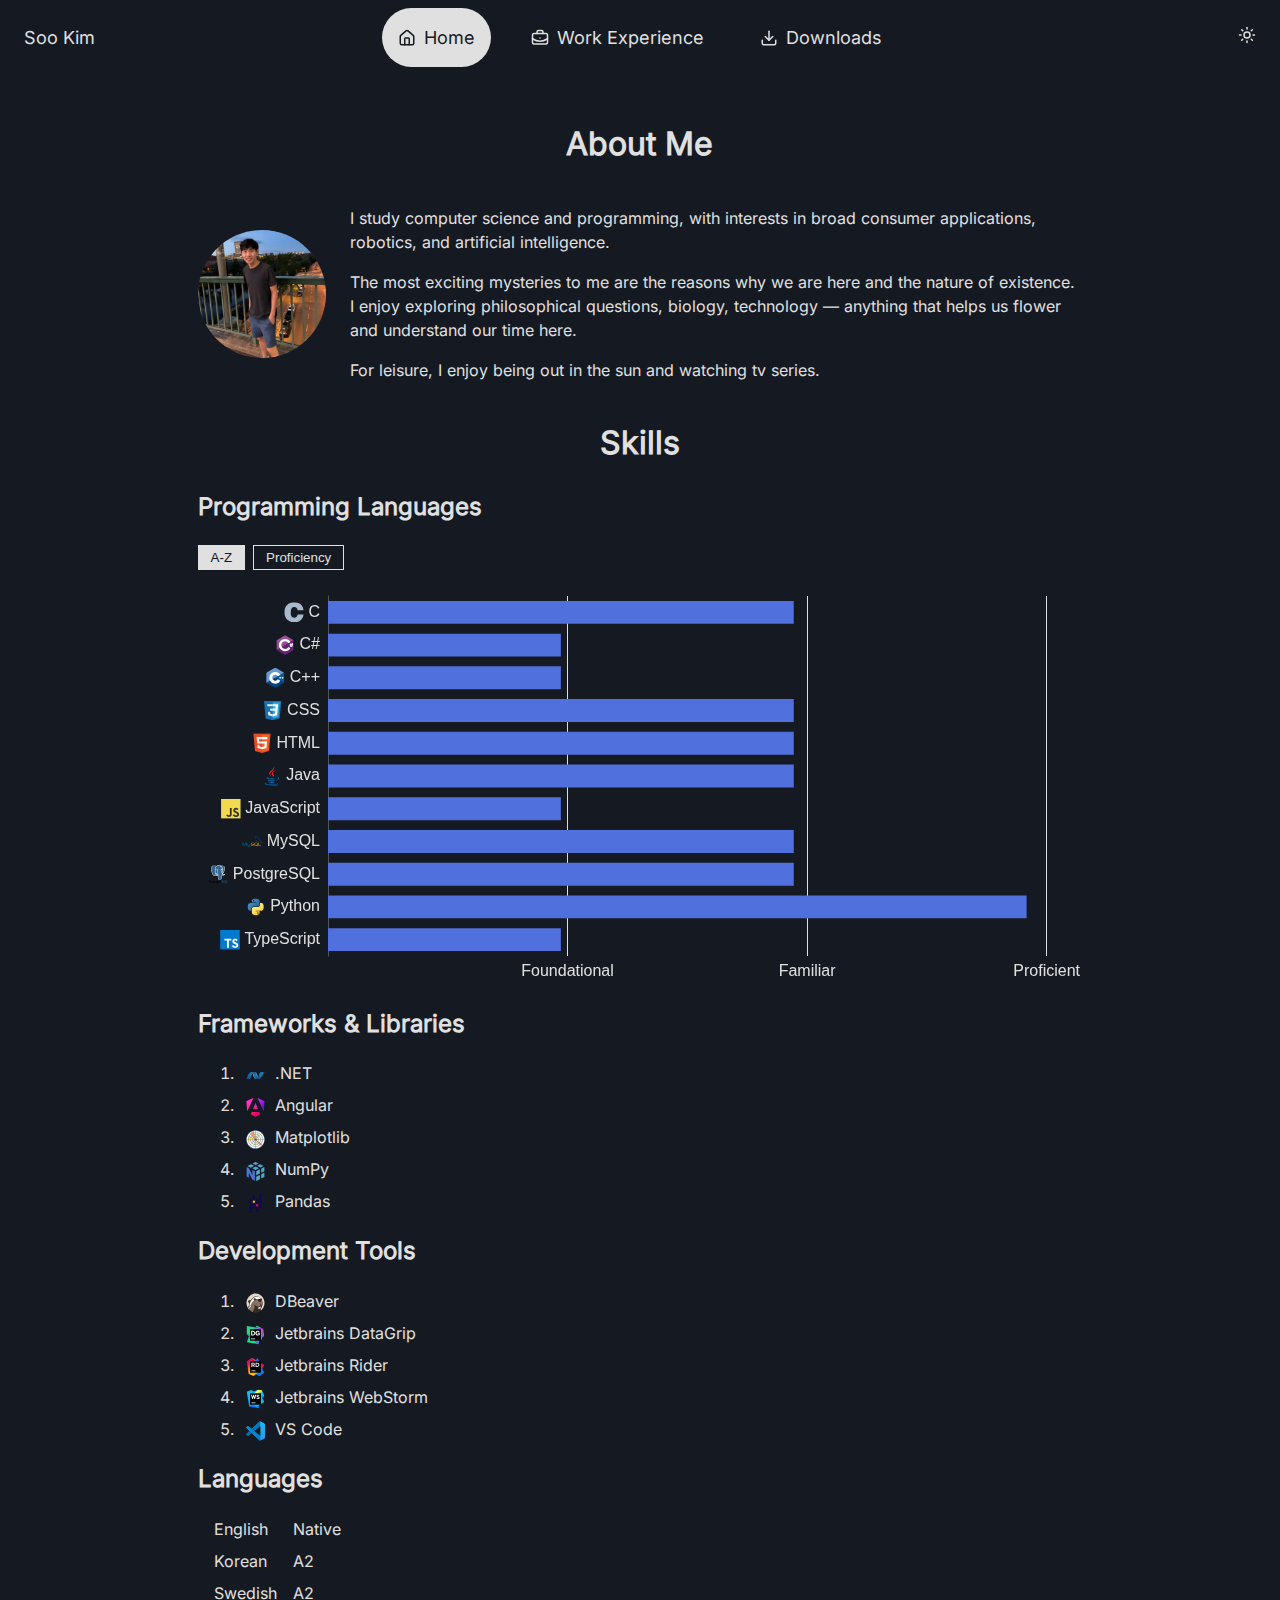
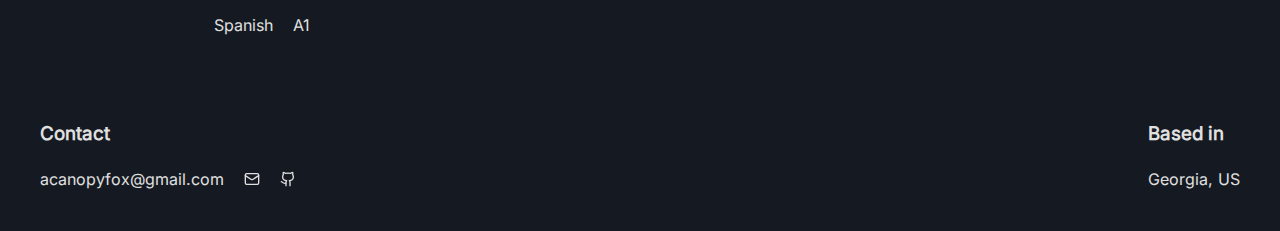
<file: index.html>
<!DOCTYPE html><html lang="en" data-beasties-container><head>
  <meta charset="utf-8">
  <title>Soo Kim</title>
  <base href="/">
  <meta name="viewport" content="width=device-width, initial-scale=1">
  <link rel="icon" type="image/x-icon" href="favicon.ico">
<style>@font-face{font-family:Inter;font-style:normal;font-display:swap;font-weight:400;src:url("./media/inter-cyrillic-ext-400-normal-6VZLC4H3.woff2") format("woff2"),url("./media/inter-cyrillic-ext-400-normal-FIY4AS7B.woff") format("woff");unicode-range:U+0460-052F,U+1C80-1C8A,U+20B4,U+2DE0-2DFF,U+A640-A69F,U+FE2E-FE2F}@font-face{font-family:Inter;font-style:normal;font-display:swap;font-weight:400;src:url("./media/inter-cyrillic-400-normal-G4TQJ72A.woff2") format("woff2"),url("./media/inter-cyrillic-400-normal-U23O635P.woff") format("woff");unicode-range:U+0301,U+0400-045F,U+0490-0491,U+04B0-04B1,U+2116}@font-face{font-family:Inter;font-style:normal;font-display:swap;font-weight:400;src:url("./media/inter-greek-ext-400-normal-JTQ56XIH.woff2") format("woff2"),url("./media/inter-greek-ext-400-normal-RDW6D2QK.woff") format("woff");unicode-range:U+1F00-1FFF}@font-face{font-family:Inter;font-style:normal;font-display:swap;font-weight:400;src:url("./media/inter-greek-400-normal-24BA4PDP.woff2") format("woff2"),url("./media/inter-greek-400-normal-ZRMMCGZA.woff") format("woff");unicode-range:U+0370-0377,U+037A-037F,U+0384-038A,U+038C,U+038E-03A1,U+03A3-03FF}@font-face{font-family:Inter;font-style:normal;font-display:swap;font-weight:400;src:url("./media/inter-vietnamese-400-normal-3ZH4IT4J.woff2") format("woff2"),url("./media/inter-vietnamese-400-normal-VHOS7L4B.woff") format("woff");unicode-range:U+0102-0103,U+0110-0111,U+0128-0129,U+0168-0169,U+01A0-01A1,U+01AF-01B0,U+0300-0301,U+0303-0304,U+0308-0309,U+0323,U+0329,U+1EA0-1EF9,U+20AB}@font-face{font-family:Inter;font-style:normal;font-display:swap;font-weight:400;src:url("./media/inter-latin-ext-400-normal-GKRFIQRI.woff2") format("woff2"),url("./media/inter-latin-ext-400-normal-J3OKVTXA.woff") format("woff");unicode-range:U+0100-02BA,U+02BD-02C5,U+02C7-02CC,U+02CE-02D7,U+02DD-02FF,U+0304,U+0308,U+0329,U+1D00-1DBF,U+1E00-1E9F,U+1EF2-1EFF,U+2020,U+20A0-20AB,U+20AD-20C0,U+2113,U+2C60-2C7F,U+A720-A7FF}@font-face{font-family:Inter;font-style:normal;font-display:swap;font-weight:400;src:url("./media/inter-latin-400-normal-55WT6UWF.woff2") format("woff2"),url("./media/inter-latin-400-normal-FR5HOXA4.woff") format("woff");unicode-range:U+0000-00FF,U+0131,U+0152-0153,U+02BB-02BC,U+02C6,U+02DA,U+02DC,U+0304,U+0308,U+0329,U+2000-206F,U+20AC,U+2122,U+2191,U+2193,U+2212,U+2215,U+FEFF,U+FFFD}:root{--bg-color: #151921;--text-color: #e0e0e0;--card-bg: rgba(255, 255, 255, .05);--nav-active-bg: var(--text-color);--nav-active-text: var(--bg-color);--date-tag-bg: #dece8a;--date-tag-text: var(--bg-color)}body{background-color:var(--bg-color);color:var(--text-color);font-family:Inter,sans-serif;line-height:1.5}
</style><link rel="stylesheet" href="styles-PYJRIHQF.css" media="print" onload="this.media='all'"><noscript><link rel="stylesheet" href="styles-PYJRIHQF.css"></noscript><style ng-app-id="ng">header[_ngcontent-ng-c3591170935]{position:relative;display:grid;grid-template-columns:1fr auto 1fr;align-items:center}.site-logo[_ngcontent-ng-c3591170935]{justify-self:start;text-decoration:none;color:inherit;font-size:1.125rem;padding:1rem}.site-logo-icon[_ngcontent-ng-c3591170935]{pointer-events:none}app-theme-picker[_ngcontent-ng-c3591170935]{justify-self:end}@media(max-width:768px){header[_ngcontent-ng-c3591170935]{grid-template-columns:1fr auto auto}app-navbar[_ngcontent-ng-c3591170935]{justify-self:end}app-theme-picker[_ngcontent-ng-c3591170935]{justify-self:end}}</style><style ng-app-id="ng">footer[_ngcontent-ng-c1959144333]{display:flex;justify-content:space-between;padding:1rem 2rem}footer[_ngcontent-ng-c1959144333]   p[_ngcontent-ng-c1959144333]{display:flex;align-items:center;gap:1.25rem}a[_ngcontent-ng-c1959144333]{text-decoration:none;color:inherit;display:flex;align-items:center}@media(max-width:768px){footer[_ngcontent-ng-c1959144333]{flex-direction:column;gap:1rem}p[_ngcontent-ng-c1959144333]{flex-wrap:wrap}.github-link[_ngcontent-ng-c1959144333]{flex-basis:100%}}</style><style ng-app-id="ng">nav[_ngcontent-ng-c1252894519]{display:inline-flex;align-items:center}.menu-toggle[_ngcontent-ng-c1252894519]{display:none;background:none;border:none;cursor:pointer;padding:1rem;font-size:1.125rem;color:inherit}.nav-links[_ngcontent-ng-c1252894519]{display:flex;align-items:center;gap:1.5rem}a[_ngcontent-ng-c1252894519]{display:flex;align-items:center;gap:.5rem;padding:1rem;font-size:1.125rem;text-decoration:none;color:var(--text-color);border-radius:2rem;transition:background-color .3s ease,color .3s ease}a[_ngcontent-ng-c1252894519]:hover{color:var(--primary-color)}a.active[_ngcontent-ng-c1252894519]{background-color:var(--nav-active-bg);color:var(--nav-active-text)}@media(max-width:768px){.menu-toggle[_ngcontent-ng-c1252894519]{display:flex;align-items:center}.nav-links[_ngcontent-ng-c1252894519]{display:none;flex-direction:column;position:absolute;top:100%;left:0;right:0;background-color:var(--bg-color);padding:1rem;gap:.5rem;z-index:100}.nav-links.open[_ngcontent-ng-c1252894519]{display:flex}a[_ngcontent-ng-c1252894519]{width:100%;justify-content:center}}</style><style ng-app-id="ng">button[_ngcontent-ng-c2833056712]{background:none;border:none;cursor:pointer;padding:1rem;font-size:1.125rem;color:inherit;transition:color .3s ease}button[_ngcontent-ng-c2833056712]:hover{color:var(--primary-color)}button[_ngcontent-ng-c2833056712]   ng-icon[_ngcontent-ng-c2833056712]{animation:_ngcontent-ng-c2833056712_iconSwap .3s ease}@keyframes _ngcontent-ng-c2833056712_iconSwap{0%{transform:rotate(-90deg) scale(0);opacity:0}to{transform:rotate(0) scale(1);opacity:1}}</style><style ng-app-id="ng">[_nghost-ng-c572653062]{display:inline-block;width:var(--ng-icon__size, 1em);height:var(--ng-icon__size, 1em);line-height:initial;vertical-align:initial;overflow:hidden}[_nghost-ng-c572653062]     svg{width:inherit;height:inherit;vertical-align:inherit}@layer ng-icon{[_nghost-ng-c572653062]{color:var(--ng-icon__color, currentColor)}}</style><style ng-app-id="ng">h1[_ngcontent-ng-c4097885757]{text-align:center}.container[_ngcontent-ng-c4097885757]{max-width:70%;margin:0 auto;padding:2rem}.about-content[_ngcontent-ng-c4097885757]{display:flex;align-items:center;gap:1.5rem}.profile-image[_ngcontent-ng-c4097885757]{width:clamp(100px,10vw,230px);height:clamp(100px,10vw,230px);object-fit:cover;border-radius:50%;flex-shrink:0;-webkit-user-select:none;user-select:none}@media(max-width:768px){.container[_ngcontent-ng-c4097885757]{max-width:100%;padding:1.5rem}.about-content[_ngcontent-ng-c4097885757]{flex-direction:column;align-items:center}.profile-image[_ngcontent-ng-c4097885757]{width:clamp(220px,20vw,250px);height:clamp(220px,20vw,250px)}}.skill-icon[_ngcontent-ng-c4097885757]{width:1.2em;height:1.2em;vertical-align:middle;margin-right:.3em}.sort-toggle[_ngcontent-ng-c4097885757]{display:flex;gap:.5rem;margin-bottom:1rem}.sort-toggle[_ngcontent-ng-c4097885757]   button[_ngcontent-ng-c4097885757]{background:none;border:1px solid var(--text-color);color:var(--text-color);padding:.25rem .75rem;cursor:pointer}.sort-toggle[_ngcontent-ng-c4097885757]   button.active[_ngcontent-ng-c4097885757]{background:var(--text-color);color:var(--bg-color)}ol[_ngcontent-ng-c4097885757]   li[_ngcontent-ng-c4097885757]{padding-left:.5rem;margin-bottom:.5rem}.skill-chart[_ngcontent-ng-c4097885757]{height:400px}.language-list[_ngcontent-ng-c4097885757]{display:grid;grid-template-columns:auto 1fr;gap:.5rem 1rem;padding-left:1rem}.language-list[_ngcontent-ng-c4097885757]   dd[_ngcontent-ng-c4097885757]{margin:0}</style></head>
<body><!--nghm--><script type="text/javascript" id="ng-event-dispatch-contract">(()=>{function p(t,n,r,o,e,i,f,m){return{eventType:t,event:n,targetElement:r,eic:o,timeStamp:e,eia:i,eirp:f,eiack:m}}function u(t){let n=[],r=e=>{n.push(e)};return{c:t,q:n,et:[],etc:[],d:r,h:e=>{r(p(e.type,e,e.target,t,Date.now()))}}}function s(t,n,r){for(let o=0;o<n.length;o++){let e=n[o];(r?t.etc:t.et).push(e),t.c.addEventListener(e,t.h,r)}}function c(t,n,r,o,e=window){let i=u(t);e._ejsas||(e._ejsas={}),e._ejsas[n]=i,s(i,r),s(i,o,!0)}window.__jsaction_bootstrap=c;})();
</script><script>window.__jsaction_bootstrap(document.body,"ng",["click","contextmenu"],[]);</script>
  <app-root ng-version="21.0.6" ngh="4" ng-server-context="ssg"><app-header _nghost-ng-c3591170935 ngh="0"><header _ngcontent-ng-c3591170935><a _ngcontent-ng-c3591170935 routerlink="/" draggable="false" class="site-logo" href="/" jsaction="click:;">Soo Kim</a><app-navbar _ngcontent-ng-c3591170935 _nghost-ng-c1252894519 ngh="1"><nav _ngcontent-ng-c1252894519><button _ngcontent-ng-c1252894519 class="menu-toggle" aria-label="Open menu" aria-expanded="false" jsaction="click:;"><!----><ng-icon _ngcontent-ng-c1252894519 role="img" name="lucideMenu" _nghost-ng-c572653062 aria-hidden="true" data-ng-icon-ssr ngh="0"><svg xmlns="http://www.w3.org/2000/svg" viewBox="0 0 24 24" fill="none" stroke="currentColor" stroke-linecap="round" stroke-linejoin="round" style="stroke-width:var(--ng-icon__stroke-width, 2)"><path d="M4 5h16"/><path d="M4 12h16"/><path d="M4 19h16"/></svg></ng-icon><!----></button><div _ngcontent-ng-c1252894519 class="nav-links"><a _ngcontent-ng-c1252894519 routerlink="/" routerlinkactive="active" ariacurrentwhenactive="page" draggable="false" href="/" class="active" aria-current="page" jsaction="click:;"><ng-icon _ngcontent-ng-c1252894519 role="img" name="lucideHome" _nghost-ng-c572653062 aria-hidden="true" data-ng-icon-ssr ngh="0"><svg xmlns="http://www.w3.org/2000/svg" viewBox="0 0 24 24" fill="none" stroke="currentColor" stroke-linecap="round" stroke-linejoin="round" style="stroke-width:var(--ng-icon__stroke-width, 2)"><path d="M15 21v-8a1 1 0 0 0-1-1h-4a1 1 0 0 0-1 1v8"/><path d="M3 10a2 2 0 0 1 .709-1.528l7-6a2 2 0 0 1 2.582 0l7 6A2 2 0 0 1 21 10v9a2 2 0 0 1-2 2H5a2 2 0 0 1-2-2z"/></svg></ng-icon><span _ngcontent-ng-c1252894519>Home</span></a><a _ngcontent-ng-c1252894519 routerlink="/work-experience" routerlinkactive="active" ariacurrentwhenactive="page" draggable="false" href="/work-experience" class jsaction="click:;"><ng-icon _ngcontent-ng-c1252894519 role="img" name="lucideBriefcaseBusiness" _nghost-ng-c572653062 aria-hidden="true" data-ng-icon-ssr ngh="0"><svg xmlns="http://www.w3.org/2000/svg" viewBox="0 0 24 24" fill="none" stroke="currentColor" stroke-linecap="round" stroke-linejoin="round" style="stroke-width:var(--ng-icon__stroke-width, 2)"><path d="M12 12h.01"/><path d="M16 6V4a2 2 0 0 0-2-2h-4a2 2 0 0 0-2 2v2"/><path d="M22 13a18.15 18.15 0 0 1-20 0"/><rect width="20" height="14" x="2" y="6" rx="2"/></svg></ng-icon><span _ngcontent-ng-c1252894519>Work Experience</span></a><a _ngcontent-ng-c1252894519 routerlink="/downloads" routerlinkactive="active" ariacurrentwhenactive="page" draggable="false" href="/downloads" class jsaction="click:;"><ng-icon _ngcontent-ng-c1252894519 role="img" name="lucideDownload" _nghost-ng-c572653062 aria-hidden="true" data-ng-icon-ssr ngh="0"><svg xmlns="http://www.w3.org/2000/svg" viewBox="0 0 24 24" fill="none" stroke="currentColor" stroke-linecap="round" stroke-linejoin="round" style="stroke-width:var(--ng-icon__stroke-width, 2)"><path d="M12 15V3"/><path d="M21 15v4a2 2 0 0 1-2 2H5a2 2 0 0 1-2-2v-4"/><path d="m7 10 5 5 5-5"/></svg></ng-icon><span _ngcontent-ng-c1252894519>Downloads</span></a></div></nav></app-navbar><app-theme-picker _ngcontent-ng-c3591170935 _nghost-ng-c2833056712 ngh="2"><button _ngcontent-ng-c2833056712 aria-label="Switch to light theme" jsaction="click:;"><ng-icon _ngcontent-ng-c2833056712 role="img" name="lucideSun" _nghost-ng-c572653062 aria-hidden="true" data-ng-icon-ssr ngh="0"><svg xmlns="http://www.w3.org/2000/svg" viewBox="0 0 24 24" fill="none" stroke="currentColor" stroke-linecap="round" stroke-linejoin="round" style="stroke-width:var(--ng-icon__stroke-width, 2)"><circle cx="12" cy="12" r="4"/><path d="M12 2v2"/><path d="M12 20v2"/><path d="m4.93 4.93 1.41 1.41"/><path d="m17.66 17.66 1.41 1.41"/><path d="M2 12h2"/><path d="M20 12h2"/><path d="m6.34 17.66-1.41 1.41"/><path d="m19.07 4.93-1.41 1.41"/></svg></ng-icon><!----><!----></button></app-theme-picker></header></app-header><router-outlet></router-outlet><app-home-page _nghost-ng-c4097885757 ngh="3"><div _ngcontent-ng-c4097885757 class="container"><div _ngcontent-ng-c4097885757 id="about-me"><h1 _ngcontent-ng-c4097885757>About Me</h1><div _ngcontent-ng-c4097885757 class="about-content"><img _ngcontent-ng-c4097885757 src="assets/images/profile-photo.jpg" alt="Profile Picture" draggable="false" class="profile-image" jsaction="contextmenu:;"><div _ngcontent-ng-c4097885757><p _ngcontent-ng-c4097885757>I study computer science and programming, with interests in broad consumer applications, robotics, and artificial intelligence.</p><p _ngcontent-ng-c4097885757>The most exciting mysteries to me are the reasons why we are here and the nature of existence. I enjoy exploring philosophical questions, biology, technology — anything that helps us flower and understand our time here.</p><p _ngcontent-ng-c4097885757>For leisure, I enjoy being out in the sun and watching tv series.</p></div></div></div><div _ngcontent-ng-c4097885757 id="skills"><h1 _ngcontent-ng-c4097885757>Skills</h1><h2 _ngcontent-ng-c4097885757>Programming Languages</h2><div _ngcontent-ng-c4097885757 class="sort-toggle"><button _ngcontent-ng-c4097885757 class="active" jsaction="click:;">A-Z</button><button _ngcontent-ng-c4097885757 class jsaction="click:;">Proficiency</button></div><!----><h2 _ngcontent-ng-c4097885757>Frameworks &amp; Libraries</h2><ol _ngcontent-ng-c4097885757><li _ngcontent-ng-c4097885757><img _ngcontent-ng-c4097885757 src="icons/dot-net-original.svg" alt=".NET" class="skill-icon"> .NET</li><li _ngcontent-ng-c4097885757><img _ngcontent-ng-c4097885757 src="icons/angular-original.svg" alt="Angular" class="skill-icon"> Angular</li><li _ngcontent-ng-c4097885757><img _ngcontent-ng-c4097885757 src="icons/matplotlib-original.svg" alt="Matplotlib" class="skill-icon"> Matplotlib</li><li _ngcontent-ng-c4097885757><img _ngcontent-ng-c4097885757 src="icons/numpy-original.svg" alt="NumPy" class="skill-icon"> NumPy</li><li _ngcontent-ng-c4097885757><img _ngcontent-ng-c4097885757 src="icons/pandas-original.svg" alt="pandas" class="skill-icon"> Pandas</li></ol><h2 _ngcontent-ng-c4097885757>Development Tools</h2><ol _ngcontent-ng-c4097885757><li _ngcontent-ng-c4097885757><img _ngcontent-ng-c4097885757 src="icons/dbeaver-original.svg" alt="DBeaver" class="skill-icon"> DBeaver</li><li _ngcontent-ng-c4097885757><img _ngcontent-ng-c4097885757 src="icons/datagrip-original.svg" alt="DataGrip" class="skill-icon"> Jetbrains DataGrip</li><li _ngcontent-ng-c4097885757><img _ngcontent-ng-c4097885757 src="icons/rider-original.svg" alt="Rider" class="skill-icon"> Jetbrains Rider</li><li _ngcontent-ng-c4097885757><img _ngcontent-ng-c4097885757 src="icons/webstorm-original.svg" alt="WebStorm" class="skill-icon"> Jetbrains WebStorm</li><li _ngcontent-ng-c4097885757><img _ngcontent-ng-c4097885757 src="icons/vscode-original.svg" alt="VS Code" class="skill-icon"> VS Code</li></ol></div><h2 _ngcontent-ng-c4097885757>Languages</h2><dl _ngcontent-ng-c4097885757 class="language-list"><dt _ngcontent-ng-c4097885757>English</dt><dd _ngcontent-ng-c4097885757>Native</dd><dt _ngcontent-ng-c4097885757>Korean</dt><dd _ngcontent-ng-c4097885757>A2</dd><dt _ngcontent-ng-c4097885757>Swedish</dt><dd _ngcontent-ng-c4097885757>A2</dd><dt _ngcontent-ng-c4097885757>Spanish</dt><dd _ngcontent-ng-c4097885757>A1</dd></dl></div></app-home-page><!----><app-footer _nghost-ng-c1959144333 ngh="0"><footer _ngcontent-ng-c1959144333><div _ngcontent-ng-c1959144333><h3 _ngcontent-ng-c1959144333>Contact</h3><p _ngcontent-ng-c1959144333>acanopyfox@gmail.com <a _ngcontent-ng-c1959144333 href="mailto:acanopyfox@gmail.com" aria-label="Send email"><ng-icon _ngcontent-ng-c1959144333 role="img" name="lucideMail" _nghost-ng-c572653062 aria-hidden="true" data-ng-icon-ssr ngh="0"><svg xmlns="http://www.w3.org/2000/svg" viewBox="0 0 24 24" fill="none" stroke="currentColor" stroke-linecap="round" stroke-linejoin="round" style="stroke-width:var(--ng-icon__stroke-width, 2)"><path d="m22 7-8.991 5.727a2 2 0 0 1-2.009 0L2 7"/><rect x="2" y="4" width="20" height="16" rx="2"/></svg></ng-icon></a><a _ngcontent-ng-c1959144333 href="https://github.com/canopyfox" aria-label="GitHub profile" class="github-link"><ng-icon _ngcontent-ng-c1959144333 role="img" name="lucideGithub" _nghost-ng-c572653062 aria-hidden="true" data-ng-icon-ssr ngh="0"><svg xmlns="http://www.w3.org/2000/svg" viewBox="0 0 24 24" fill="none" stroke="currentColor" stroke-linecap="round" stroke-linejoin="round" style="stroke-width:var(--ng-icon__stroke-width, 2)"><path d="M15 22v-4a4.8 4.8 0 0 0-1-3.5c3 0 6-2 6-5.5.08-1.25-.27-2.48-1-3.5.28-1.15.28-2.35 0-3.5 0 0-1 0-3 1.5-2.64-.5-5.36-.5-8 0C6 2 5 2 5 2c-.3 1.15-.3 2.35 0 3.5A5.403 5.403 0 0 0 4 9c0 3.5 3 5.5 6 5.5-.39.49-.68 1.05-.85 1.65-.17.6-.22 1.23-.15 1.85v4"/><path d="M9 18c-4.51 2-5-2-7-2"/></svg></ng-icon></a></p></div><div _ngcontent-ng-c1959144333><h3 _ngcontent-ng-c1959144333>Based in</h3><p _ngcontent-ng-c1959144333>Georgia, US</p></div></footer></app-footer></app-root>
<link rel="modulepreload" href="chunk-ATDOW6HB.js"><script src="main-CVSUYTP4.js" type="module"></script>

<script id="ng-state" type="application/json">{"__nghData__":[{},{"t":{"2":"t0","3":"t1"},"c":{"2":[],"3":[{"i":"t1","r":1}]}},{"t":{"1":"t2","2":"t3"},"c":{"1":[{"i":"t2","r":1}],"2":[]}},{"t":{"23":"t4"},"c":{"23":[]}},{"c":{"1":[{"i":"c4097885757","r":1}]}}]}</script></body></html>
</file>
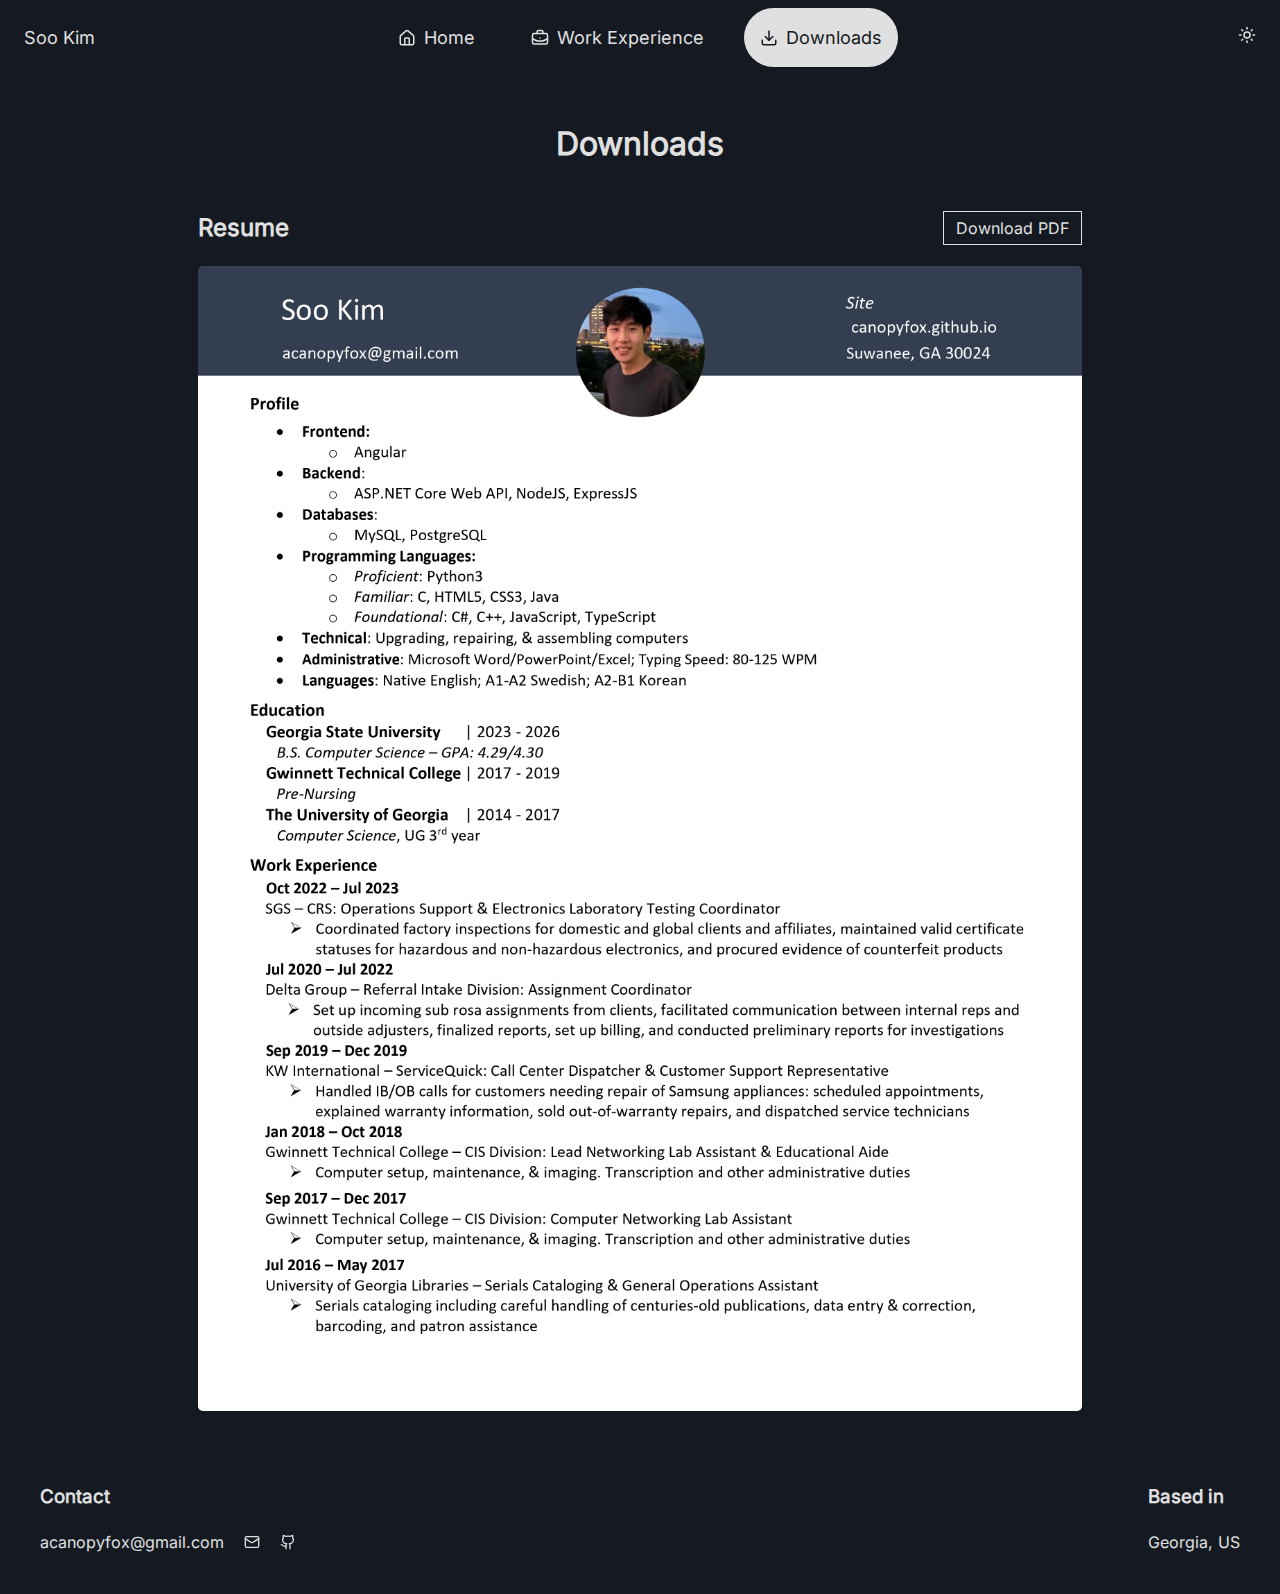
<file: downloads/index.html>
<!DOCTYPE html><html lang="en" data-beasties-container><head>
  <meta charset="utf-8">
  <title>Soo Kim</title>
  <base href="/">
  <meta name="viewport" content="width=device-width, initial-scale=1">
  <link rel="icon" type="image/x-icon" href="favicon.ico">
<style>@font-face{font-family:Inter;font-style:normal;font-display:swap;font-weight:400;src:url("./media/inter-cyrillic-ext-400-normal-6VZLC4H3.woff2") format("woff2"),url("./media/inter-cyrillic-ext-400-normal-FIY4AS7B.woff") format("woff");unicode-range:U+0460-052F,U+1C80-1C8A,U+20B4,U+2DE0-2DFF,U+A640-A69F,U+FE2E-FE2F}@font-face{font-family:Inter;font-style:normal;font-display:swap;font-weight:400;src:url("./media/inter-cyrillic-400-normal-G4TQJ72A.woff2") format("woff2"),url("./media/inter-cyrillic-400-normal-U23O635P.woff") format("woff");unicode-range:U+0301,U+0400-045F,U+0490-0491,U+04B0-04B1,U+2116}@font-face{font-family:Inter;font-style:normal;font-display:swap;font-weight:400;src:url("./media/inter-greek-ext-400-normal-JTQ56XIH.woff2") format("woff2"),url("./media/inter-greek-ext-400-normal-RDW6D2QK.woff") format("woff");unicode-range:U+1F00-1FFF}@font-face{font-family:Inter;font-style:normal;font-display:swap;font-weight:400;src:url("./media/inter-greek-400-normal-24BA4PDP.woff2") format("woff2"),url("./media/inter-greek-400-normal-ZRMMCGZA.woff") format("woff");unicode-range:U+0370-0377,U+037A-037F,U+0384-038A,U+038C,U+038E-03A1,U+03A3-03FF}@font-face{font-family:Inter;font-style:normal;font-display:swap;font-weight:400;src:url("./media/inter-vietnamese-400-normal-3ZH4IT4J.woff2") format("woff2"),url("./media/inter-vietnamese-400-normal-VHOS7L4B.woff") format("woff");unicode-range:U+0102-0103,U+0110-0111,U+0128-0129,U+0168-0169,U+01A0-01A1,U+01AF-01B0,U+0300-0301,U+0303-0304,U+0308-0309,U+0323,U+0329,U+1EA0-1EF9,U+20AB}@font-face{font-family:Inter;font-style:normal;font-display:swap;font-weight:400;src:url("./media/inter-latin-ext-400-normal-GKRFIQRI.woff2") format("woff2"),url("./media/inter-latin-ext-400-normal-J3OKVTXA.woff") format("woff");unicode-range:U+0100-02BA,U+02BD-02C5,U+02C7-02CC,U+02CE-02D7,U+02DD-02FF,U+0304,U+0308,U+0329,U+1D00-1DBF,U+1E00-1E9F,U+1EF2-1EFF,U+2020,U+20A0-20AB,U+20AD-20C0,U+2113,U+2C60-2C7F,U+A720-A7FF}@font-face{font-family:Inter;font-style:normal;font-display:swap;font-weight:400;src:url("./media/inter-latin-400-normal-55WT6UWF.woff2") format("woff2"),url("./media/inter-latin-400-normal-FR5HOXA4.woff") format("woff");unicode-range:U+0000-00FF,U+0131,U+0152-0153,U+02BB-02BC,U+02C6,U+02DA,U+02DC,U+0304,U+0308,U+0329,U+2000-206F,U+20AC,U+2122,U+2191,U+2193,U+2212,U+2215,U+FEFF,U+FFFD}:root{--bg-color: #151921;--text-color: #e0e0e0;--card-bg: rgba(255, 255, 255, .05);--nav-active-bg: var(--text-color);--nav-active-text: var(--bg-color);--date-tag-bg: #dece8a;--date-tag-text: var(--bg-color)}body{background-color:var(--bg-color);color:var(--text-color);font-family:Inter,sans-serif;line-height:1.5}
</style><link rel="stylesheet" href="styles-PYJRIHQF.css" media="print" onload="this.media='all'"><noscript><link rel="stylesheet" href="styles-PYJRIHQF.css"></noscript><style ng-app-id="ng">header[_ngcontent-ng-c3591170935]{position:relative;display:grid;grid-template-columns:1fr auto 1fr;align-items:center}.site-logo[_ngcontent-ng-c3591170935]{justify-self:start;text-decoration:none;color:inherit;font-size:1.125rem;padding:1rem}.site-logo-icon[_ngcontent-ng-c3591170935]{pointer-events:none}app-theme-picker[_ngcontent-ng-c3591170935]{justify-self:end}@media(max-width:768px){header[_ngcontent-ng-c3591170935]{grid-template-columns:1fr auto auto}app-navbar[_ngcontent-ng-c3591170935]{justify-self:end}app-theme-picker[_ngcontent-ng-c3591170935]{justify-self:end}}</style><style ng-app-id="ng">footer[_ngcontent-ng-c1959144333]{display:flex;justify-content:space-between;padding:1rem 2rem}footer[_ngcontent-ng-c1959144333]   p[_ngcontent-ng-c1959144333]{display:flex;align-items:center;gap:1.25rem}a[_ngcontent-ng-c1959144333]{text-decoration:none;color:inherit;display:flex;align-items:center}@media(max-width:768px){footer[_ngcontent-ng-c1959144333]{flex-direction:column;gap:1rem}p[_ngcontent-ng-c1959144333]{flex-wrap:wrap}.github-link[_ngcontent-ng-c1959144333]{flex-basis:100%}}</style><style ng-app-id="ng">nav[_ngcontent-ng-c1252894519]{display:inline-flex;align-items:center}.menu-toggle[_ngcontent-ng-c1252894519]{display:none;background:none;border:none;cursor:pointer;padding:1rem;font-size:1.125rem;color:inherit}.nav-links[_ngcontent-ng-c1252894519]{display:flex;align-items:center;gap:1.5rem}a[_ngcontent-ng-c1252894519]{display:flex;align-items:center;gap:.5rem;padding:1rem;font-size:1.125rem;text-decoration:none;color:var(--text-color);border-radius:2rem;transition:background-color .3s ease,color .3s ease}a[_ngcontent-ng-c1252894519]:hover{color:var(--primary-color)}a.active[_ngcontent-ng-c1252894519]{background-color:var(--nav-active-bg);color:var(--nav-active-text)}@media(max-width:768px){.menu-toggle[_ngcontent-ng-c1252894519]{display:flex;align-items:center}.nav-links[_ngcontent-ng-c1252894519]{display:none;flex-direction:column;position:absolute;top:100%;left:0;right:0;background-color:var(--bg-color);padding:1rem;gap:.5rem;z-index:100}.nav-links.open[_ngcontent-ng-c1252894519]{display:flex}a[_ngcontent-ng-c1252894519]{width:100%;justify-content:center}}</style><style ng-app-id="ng">button[_ngcontent-ng-c2833056712]{background:none;border:none;cursor:pointer;padding:1rem;font-size:1.125rem;color:inherit;transition:color .3s ease}button[_ngcontent-ng-c2833056712]:hover{color:var(--primary-color)}button[_ngcontent-ng-c2833056712]   ng-icon[_ngcontent-ng-c2833056712]{animation:_ngcontent-ng-c2833056712_iconSwap .3s ease}@keyframes _ngcontent-ng-c2833056712_iconSwap{0%{transform:rotate(-90deg) scale(0);opacity:0}to{transform:rotate(0) scale(1);opacity:1}}</style><style ng-app-id="ng">[_nghost-ng-c572653062]{display:inline-block;width:var(--ng-icon__size, 1em);height:var(--ng-icon__size, 1em);line-height:initial;vertical-align:initial;overflow:hidden}[_nghost-ng-c572653062]     svg{width:inherit;height:inherit;vertical-align:inherit}@layer ng-icon{[_nghost-ng-c572653062]{color:var(--ng-icon__color, currentColor)}}</style><style ng-app-id="ng">h1[_ngcontent-ng-c2398012872]{text-align:center}.container[_ngcontent-ng-c2398012872]{max-width:70%;margin:0 auto;padding:2rem}.section-header[_ngcontent-ng-c2398012872]{display:flex;align-items:center;justify-content:space-between}.section-header[_ngcontent-ng-c2398012872]   a[_ngcontent-ng-c2398012872]{text-decoration:none;color:var(--text-color);border:1px solid var(--text-color);padding:.25rem .75rem}img[_ngcontent-ng-c2398012872]{max-width:100%;border-radius:.3rem}@media(max-width:768px){.container[_ngcontent-ng-c2398012872]{max-width:100%;padding:1rem}}</style></head>
<body><!--nghm--><script type="text/javascript" id="ng-event-dispatch-contract">(()=>{function p(t,n,r,o,e,i,f,m){return{eventType:t,event:n,targetElement:r,eic:o,timeStamp:e,eia:i,eirp:f,eiack:m}}function u(t){let n=[],r=e=>{n.push(e)};return{c:t,q:n,et:[],etc:[],d:r,h:e=>{r(p(e.type,e,e.target,t,Date.now()))}}}function s(t,n,r){for(let o=0;o<n.length;o++){let e=n[o];(r?t.etc:t.et).push(e),t.c.addEventListener(e,t.h,r)}}function c(t,n,r,o,e=window){let i=u(t);e._ejsas||(e._ejsas={}),e._ejsas[n]=i,s(i,r),s(i,o,!0)}window.__jsaction_bootstrap=c;})();
</script><script>window.__jsaction_bootstrap(document.body,"ng",["click"],[]);</script>
  <app-root ng-version="21.0.6" ngh="3" ng-server-context="ssg"><app-header _nghost-ng-c3591170935 ngh="0"><header _ngcontent-ng-c3591170935><a _ngcontent-ng-c3591170935 routerlink="/" draggable="false" class="site-logo" href="/" jsaction="click:;">Soo Kim</a><app-navbar _ngcontent-ng-c3591170935 _nghost-ng-c1252894519 ngh="1"><nav _ngcontent-ng-c1252894519><button _ngcontent-ng-c1252894519 class="menu-toggle" aria-label="Open menu" aria-expanded="false" jsaction="click:;"><!----><ng-icon _ngcontent-ng-c1252894519 role="img" name="lucideMenu" _nghost-ng-c572653062 aria-hidden="true" data-ng-icon-ssr ngh="0"><svg xmlns="http://www.w3.org/2000/svg" viewBox="0 0 24 24" fill="none" stroke="currentColor" stroke-linecap="round" stroke-linejoin="round" style="stroke-width:var(--ng-icon__stroke-width, 2)"><path d="M4 5h16"/><path d="M4 12h16"/><path d="M4 19h16"/></svg></ng-icon><!----></button><div _ngcontent-ng-c1252894519 class="nav-links"><a _ngcontent-ng-c1252894519 routerlink="/" routerlinkactive="active" ariacurrentwhenactive="page" draggable="false" href="/" class jsaction="click:;"><ng-icon _ngcontent-ng-c1252894519 role="img" name="lucideHome" _nghost-ng-c572653062 aria-hidden="true" data-ng-icon-ssr ngh="0"><svg xmlns="http://www.w3.org/2000/svg" viewBox="0 0 24 24" fill="none" stroke="currentColor" stroke-linecap="round" stroke-linejoin="round" style="stroke-width:var(--ng-icon__stroke-width, 2)"><path d="M15 21v-8a1 1 0 0 0-1-1h-4a1 1 0 0 0-1 1v8"/><path d="M3 10a2 2 0 0 1 .709-1.528l7-6a2 2 0 0 1 2.582 0l7 6A2 2 0 0 1 21 10v9a2 2 0 0 1-2 2H5a2 2 0 0 1-2-2z"/></svg></ng-icon><span _ngcontent-ng-c1252894519>Home</span></a><a _ngcontent-ng-c1252894519 routerlink="/work-experience" routerlinkactive="active" ariacurrentwhenactive="page" draggable="false" href="/work-experience" class jsaction="click:;"><ng-icon _ngcontent-ng-c1252894519 role="img" name="lucideBriefcaseBusiness" _nghost-ng-c572653062 aria-hidden="true" data-ng-icon-ssr ngh="0"><svg xmlns="http://www.w3.org/2000/svg" viewBox="0 0 24 24" fill="none" stroke="currentColor" stroke-linecap="round" stroke-linejoin="round" style="stroke-width:var(--ng-icon__stroke-width, 2)"><path d="M12 12h.01"/><path d="M16 6V4a2 2 0 0 0-2-2h-4a2 2 0 0 0-2 2v2"/><path d="M22 13a18.15 18.15 0 0 1-20 0"/><rect width="20" height="14" x="2" y="6" rx="2"/></svg></ng-icon><span _ngcontent-ng-c1252894519>Work Experience</span></a><a _ngcontent-ng-c1252894519 routerlink="/downloads" routerlinkactive="active" ariacurrentwhenactive="page" draggable="false" href="/downloads" class="active" aria-current="page" jsaction="click:;"><ng-icon _ngcontent-ng-c1252894519 role="img" name="lucideDownload" _nghost-ng-c572653062 aria-hidden="true" data-ng-icon-ssr ngh="0"><svg xmlns="http://www.w3.org/2000/svg" viewBox="0 0 24 24" fill="none" stroke="currentColor" stroke-linecap="round" stroke-linejoin="round" style="stroke-width:var(--ng-icon__stroke-width, 2)"><path d="M12 15V3"/><path d="M21 15v4a2 2 0 0 1-2 2H5a2 2 0 0 1-2-2v-4"/><path d="m7 10 5 5 5-5"/></svg></ng-icon><span _ngcontent-ng-c1252894519>Downloads</span></a></div></nav></app-navbar><app-theme-picker _ngcontent-ng-c3591170935 _nghost-ng-c2833056712 ngh="2"><button _ngcontent-ng-c2833056712 aria-label="Switch to light theme" jsaction="click:;"><ng-icon _ngcontent-ng-c2833056712 role="img" name="lucideSun" _nghost-ng-c572653062 aria-hidden="true" data-ng-icon-ssr ngh="0"><svg xmlns="http://www.w3.org/2000/svg" viewBox="0 0 24 24" fill="none" stroke="currentColor" stroke-linecap="round" stroke-linejoin="round" style="stroke-width:var(--ng-icon__stroke-width, 2)"><circle cx="12" cy="12" r="4"/><path d="M12 2v2"/><path d="M12 20v2"/><path d="m4.93 4.93 1.41 1.41"/><path d="m17.66 17.66 1.41 1.41"/><path d="M2 12h2"/><path d="M20 12h2"/><path d="m6.34 17.66-1.41 1.41"/><path d="m19.07 4.93-1.41 1.41"/></svg></ng-icon><!----><!----></button></app-theme-picker></header></app-header><router-outlet></router-outlet><app-downloads-page _nghost-ng-c2398012872 ngh="0"><div _ngcontent-ng-c2398012872 class="container"><h1 _ngcontent-ng-c2398012872>Downloads</h1><div _ngcontent-ng-c2398012872 class="section-header"><h2 _ngcontent-ng-c2398012872>Resume</h2><a _ngcontent-ng-c2398012872 href="assets/Soo Kim - Resume.pdf" download="Soo Kim - Resume.pdf">Download PDF</a></div><img _ngcontent-ng-c2398012872 src="assets/images/Soo Kim - Resume.jpg" alt="Soo Kim Resume" draggable="false"></div></app-downloads-page><!----><app-footer _nghost-ng-c1959144333 ngh="0"><footer _ngcontent-ng-c1959144333><div _ngcontent-ng-c1959144333><h3 _ngcontent-ng-c1959144333>Contact</h3><p _ngcontent-ng-c1959144333>acanopyfox@gmail.com <a _ngcontent-ng-c1959144333 href="mailto:acanopyfox@gmail.com" aria-label="Send email"><ng-icon _ngcontent-ng-c1959144333 role="img" name="lucideMail" _nghost-ng-c572653062 aria-hidden="true" data-ng-icon-ssr ngh="0"><svg xmlns="http://www.w3.org/2000/svg" viewBox="0 0 24 24" fill="none" stroke="currentColor" stroke-linecap="round" stroke-linejoin="round" style="stroke-width:var(--ng-icon__stroke-width, 2)"><path d="m22 7-8.991 5.727a2 2 0 0 1-2.009 0L2 7"/><rect x="2" y="4" width="20" height="16" rx="2"/></svg></ng-icon></a><a _ngcontent-ng-c1959144333 href="https://github.com/canopyfox" aria-label="GitHub profile" class="github-link"><ng-icon _ngcontent-ng-c1959144333 role="img" name="lucideGithub" _nghost-ng-c572653062 aria-hidden="true" data-ng-icon-ssr ngh="0"><svg xmlns="http://www.w3.org/2000/svg" viewBox="0 0 24 24" fill="none" stroke="currentColor" stroke-linecap="round" stroke-linejoin="round" style="stroke-width:var(--ng-icon__stroke-width, 2)"><path d="M15 22v-4a4.8 4.8 0 0 0-1-3.5c3 0 6-2 6-5.5.08-1.25-.27-2.48-1-3.5.28-1.15.28-2.35 0-3.5 0 0-1 0-3 1.5-2.64-.5-5.36-.5-8 0C6 2 5 2 5 2c-.3 1.15-.3 2.35 0 3.5A5.403 5.403 0 0 0 4 9c0 3.5 3 5.5 6 5.5-.39.49-.68 1.05-.85 1.65-.17.6-.22 1.23-.15 1.85v4"/><path d="M9 18c-4.51 2-5-2-7-2"/></svg></ng-icon></a></p></div><div _ngcontent-ng-c1959144333><h3 _ngcontent-ng-c1959144333>Based in</h3><p _ngcontent-ng-c1959144333>Georgia, US</p></div></footer></app-footer></app-root>
<link rel="modulepreload" href="chunk-ATDOW6HB.js"><script src="main-CVSUYTP4.js" type="module"></script>
<link rel="modulepreload" href="chunk-U6L2MGDL.js">


<script id="ng-state" type="application/json">{"__nghData__":[{},{"t":{"2":"t0","3":"t1"},"c":{"2":[],"3":[{"i":"t1","r":1}]}},{"t":{"1":"t2","2":"t3"},"c":{"1":[{"i":"t2","r":1}],"2":[]}},{"c":{"1":[{"i":"c2398012872","r":1}]}}]}</script></body></html>
</file>
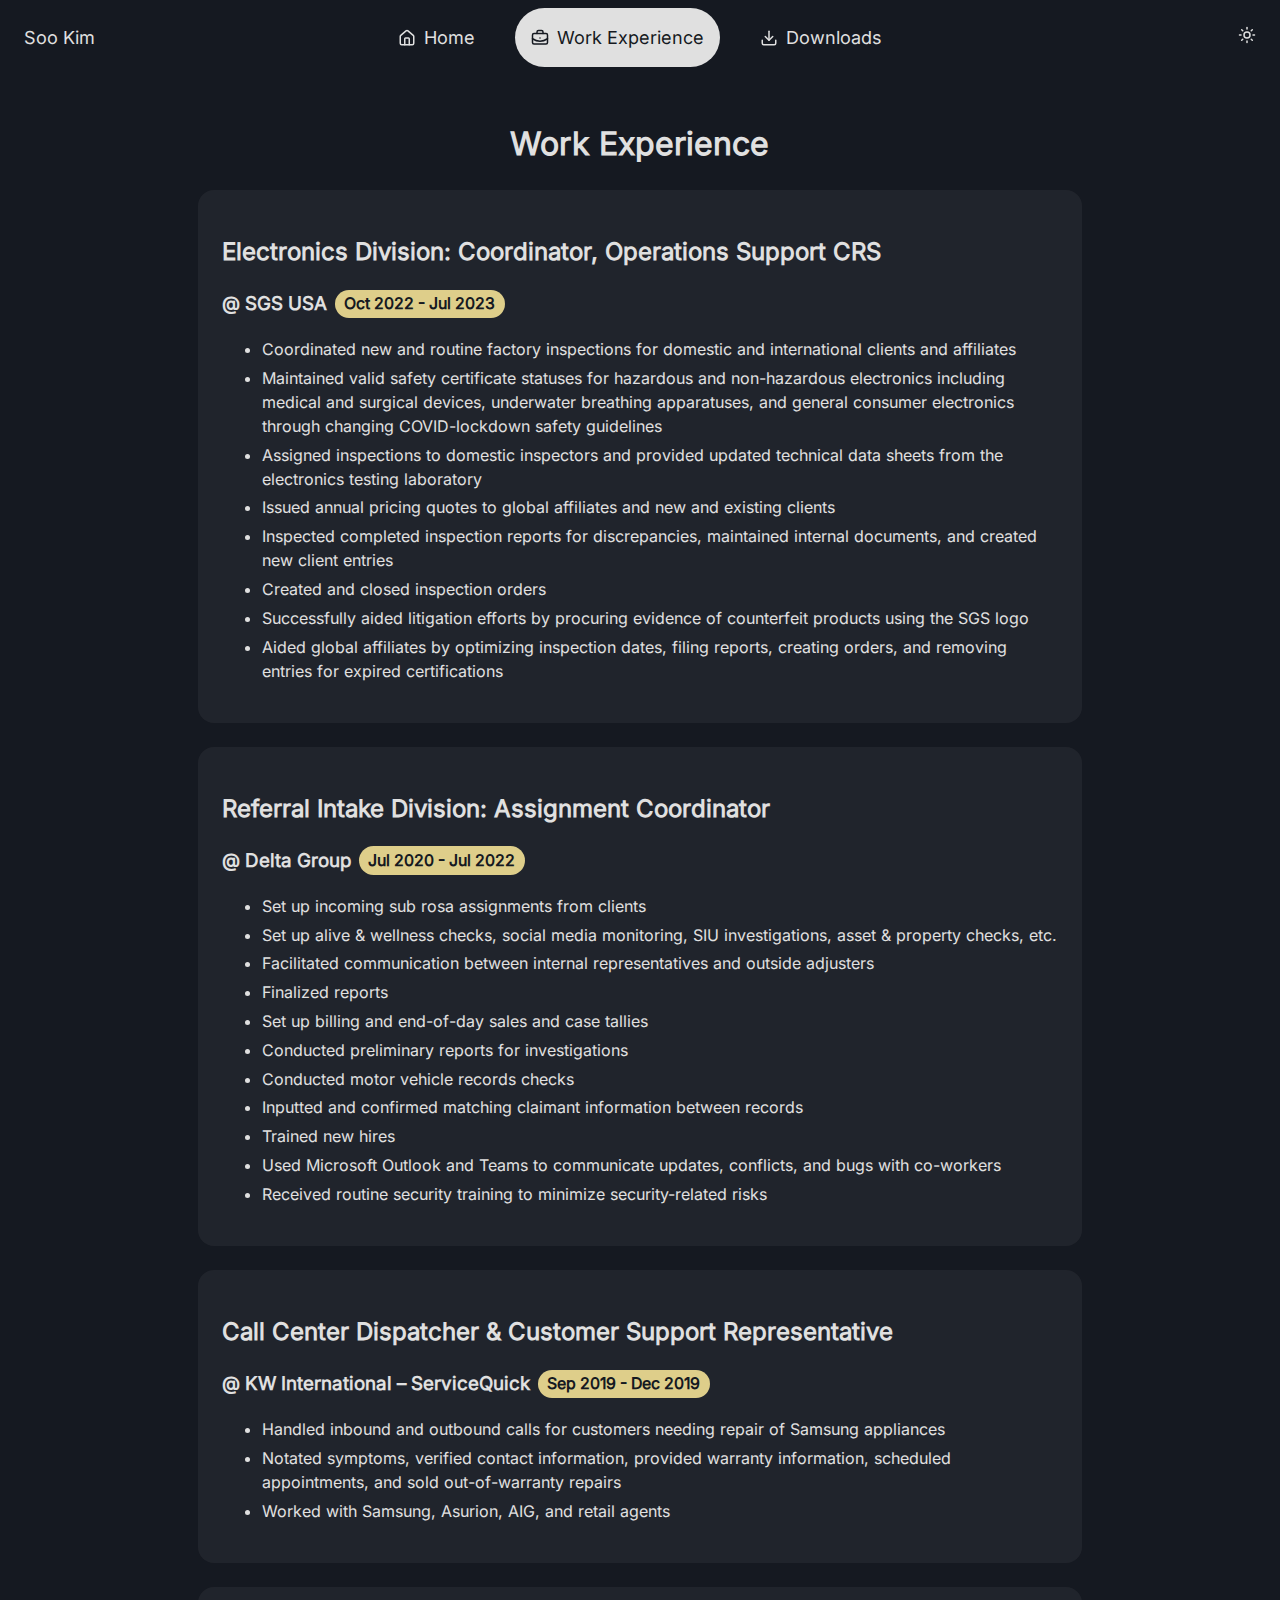
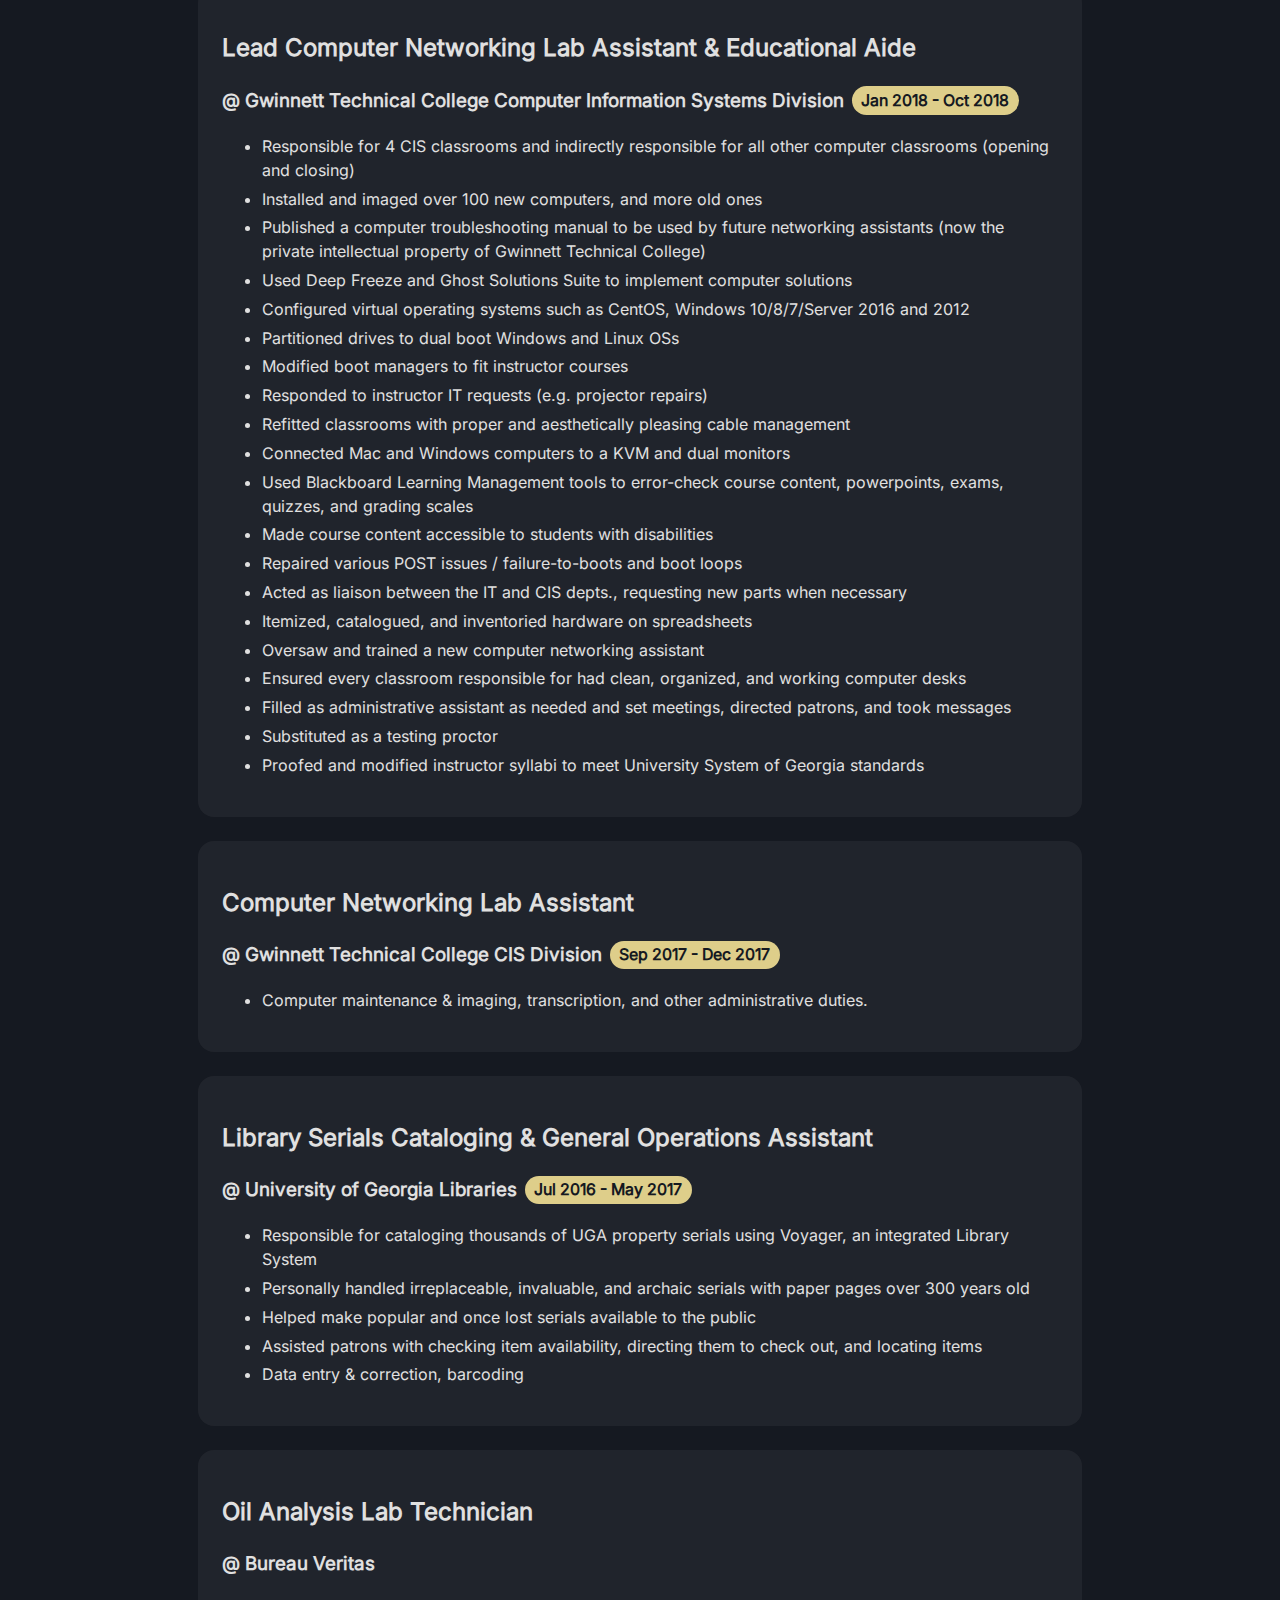
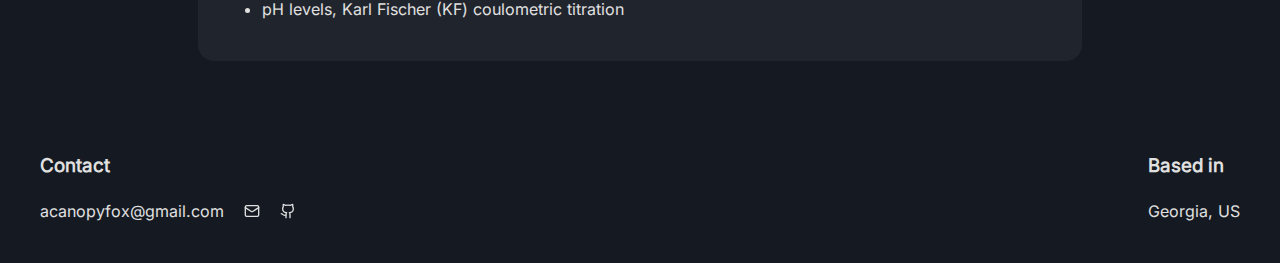
<file: work-experience/index.html>
<!DOCTYPE html><html lang="en" data-beasties-container><head>
  <meta charset="utf-8">
  <title>Soo Kim</title>
  <base href="/">
  <meta name="viewport" content="width=device-width, initial-scale=1">
  <link rel="icon" type="image/x-icon" href="favicon.ico">
<style>@font-face{font-family:Inter;font-style:normal;font-display:swap;font-weight:400;src:url("./media/inter-cyrillic-ext-400-normal-6VZLC4H3.woff2") format("woff2"),url("./media/inter-cyrillic-ext-400-normal-FIY4AS7B.woff") format("woff");unicode-range:U+0460-052F,U+1C80-1C8A,U+20B4,U+2DE0-2DFF,U+A640-A69F,U+FE2E-FE2F}@font-face{font-family:Inter;font-style:normal;font-display:swap;font-weight:400;src:url("./media/inter-cyrillic-400-normal-G4TQJ72A.woff2") format("woff2"),url("./media/inter-cyrillic-400-normal-U23O635P.woff") format("woff");unicode-range:U+0301,U+0400-045F,U+0490-0491,U+04B0-04B1,U+2116}@font-face{font-family:Inter;font-style:normal;font-display:swap;font-weight:400;src:url("./media/inter-greek-ext-400-normal-JTQ56XIH.woff2") format("woff2"),url("./media/inter-greek-ext-400-normal-RDW6D2QK.woff") format("woff");unicode-range:U+1F00-1FFF}@font-face{font-family:Inter;font-style:normal;font-display:swap;font-weight:400;src:url("./media/inter-greek-400-normal-24BA4PDP.woff2") format("woff2"),url("./media/inter-greek-400-normal-ZRMMCGZA.woff") format("woff");unicode-range:U+0370-0377,U+037A-037F,U+0384-038A,U+038C,U+038E-03A1,U+03A3-03FF}@font-face{font-family:Inter;font-style:normal;font-display:swap;font-weight:400;src:url("./media/inter-vietnamese-400-normal-3ZH4IT4J.woff2") format("woff2"),url("./media/inter-vietnamese-400-normal-VHOS7L4B.woff") format("woff");unicode-range:U+0102-0103,U+0110-0111,U+0128-0129,U+0168-0169,U+01A0-01A1,U+01AF-01B0,U+0300-0301,U+0303-0304,U+0308-0309,U+0323,U+0329,U+1EA0-1EF9,U+20AB}@font-face{font-family:Inter;font-style:normal;font-display:swap;font-weight:400;src:url("./media/inter-latin-ext-400-normal-GKRFIQRI.woff2") format("woff2"),url("./media/inter-latin-ext-400-normal-J3OKVTXA.woff") format("woff");unicode-range:U+0100-02BA,U+02BD-02C5,U+02C7-02CC,U+02CE-02D7,U+02DD-02FF,U+0304,U+0308,U+0329,U+1D00-1DBF,U+1E00-1E9F,U+1EF2-1EFF,U+2020,U+20A0-20AB,U+20AD-20C0,U+2113,U+2C60-2C7F,U+A720-A7FF}@font-face{font-family:Inter;font-style:normal;font-display:swap;font-weight:400;src:url("./media/inter-latin-400-normal-55WT6UWF.woff2") format("woff2"),url("./media/inter-latin-400-normal-FR5HOXA4.woff") format("woff");unicode-range:U+0000-00FF,U+0131,U+0152-0153,U+02BB-02BC,U+02C6,U+02DA,U+02DC,U+0304,U+0308,U+0329,U+2000-206F,U+20AC,U+2122,U+2191,U+2193,U+2212,U+2215,U+FEFF,U+FFFD}:root{--bg-color: #151921;--text-color: #e0e0e0;--card-bg: rgba(255, 255, 255, .05);--nav-active-bg: var(--text-color);--nav-active-text: var(--bg-color);--date-tag-bg: #dece8a;--date-tag-text: var(--bg-color)}body{background-color:var(--bg-color);color:var(--text-color);font-family:Inter,sans-serif;line-height:1.5}
</style><link rel="stylesheet" href="styles-PYJRIHQF.css" media="print" onload="this.media='all'"><noscript><link rel="stylesheet" href="styles-PYJRIHQF.css"></noscript><style ng-app-id="ng">header[_ngcontent-ng-c3591170935]{position:relative;display:grid;grid-template-columns:1fr auto 1fr;align-items:center}.site-logo[_ngcontent-ng-c3591170935]{justify-self:start;text-decoration:none;color:inherit;font-size:1.125rem;padding:1rem}.site-logo-icon[_ngcontent-ng-c3591170935]{pointer-events:none}app-theme-picker[_ngcontent-ng-c3591170935]{justify-self:end}@media(max-width:768px){header[_ngcontent-ng-c3591170935]{grid-template-columns:1fr auto auto}app-navbar[_ngcontent-ng-c3591170935]{justify-self:end}app-theme-picker[_ngcontent-ng-c3591170935]{justify-self:end}}</style><style ng-app-id="ng">footer[_ngcontent-ng-c1959144333]{display:flex;justify-content:space-between;padding:1rem 2rem}footer[_ngcontent-ng-c1959144333]   p[_ngcontent-ng-c1959144333]{display:flex;align-items:center;gap:1.25rem}a[_ngcontent-ng-c1959144333]{text-decoration:none;color:inherit;display:flex;align-items:center}@media(max-width:768px){footer[_ngcontent-ng-c1959144333]{flex-direction:column;gap:1rem}p[_ngcontent-ng-c1959144333]{flex-wrap:wrap}.github-link[_ngcontent-ng-c1959144333]{flex-basis:100%}}</style><style ng-app-id="ng">nav[_ngcontent-ng-c1252894519]{display:inline-flex;align-items:center}.menu-toggle[_ngcontent-ng-c1252894519]{display:none;background:none;border:none;cursor:pointer;padding:1rem;font-size:1.125rem;color:inherit}.nav-links[_ngcontent-ng-c1252894519]{display:flex;align-items:center;gap:1.5rem}a[_ngcontent-ng-c1252894519]{display:flex;align-items:center;gap:.5rem;padding:1rem;font-size:1.125rem;text-decoration:none;color:var(--text-color);border-radius:2rem;transition:background-color .3s ease,color .3s ease}a[_ngcontent-ng-c1252894519]:hover{color:var(--primary-color)}a.active[_ngcontent-ng-c1252894519]{background-color:var(--nav-active-bg);color:var(--nav-active-text)}@media(max-width:768px){.menu-toggle[_ngcontent-ng-c1252894519]{display:flex;align-items:center}.nav-links[_ngcontent-ng-c1252894519]{display:none;flex-direction:column;position:absolute;top:100%;left:0;right:0;background-color:var(--bg-color);padding:1rem;gap:.5rem;z-index:100}.nav-links.open[_ngcontent-ng-c1252894519]{display:flex}a[_ngcontent-ng-c1252894519]{width:100%;justify-content:center}}</style><style ng-app-id="ng">button[_ngcontent-ng-c2833056712]{background:none;border:none;cursor:pointer;padding:1rem;font-size:1.125rem;color:inherit;transition:color .3s ease}button[_ngcontent-ng-c2833056712]:hover{color:var(--primary-color)}button[_ngcontent-ng-c2833056712]   ng-icon[_ngcontent-ng-c2833056712]{animation:_ngcontent-ng-c2833056712_iconSwap .3s ease}@keyframes _ngcontent-ng-c2833056712_iconSwap{0%{transform:rotate(-90deg) scale(0);opacity:0}to{transform:rotate(0) scale(1);opacity:1}}</style><style ng-app-id="ng">[_nghost-ng-c572653062]{display:inline-block;width:var(--ng-icon__size, 1em);height:var(--ng-icon__size, 1em);line-height:initial;vertical-align:initial;overflow:hidden}[_nghost-ng-c572653062]     svg{width:inherit;height:inherit;vertical-align:inherit}@layer ng-icon{[_nghost-ng-c572653062]{color:var(--ng-icon__color, currentColor)}}</style><style ng-app-id="ng">h1[_ngcontent-ng-c2476546393]{text-align:center}.container[_ngcontent-ng-c2476546393]{max-width:70%;margin:0 auto;padding:2rem}section[_ngcontent-ng-c2476546393]{background-color:var(--card-bg);border-radius:1rem;padding:1.5rem;margin-bottom:1.5rem}li[_ngcontent-ng-c2476546393]{margin-bottom:.3rem}h3[_ngcontent-ng-c2476546393]{display:flex;align-items:center;gap:.5rem}.date-tag[_ngcontent-ng-c2476546393]{background-color:var(--date-tag-bg);color:var(--date-tag-text);padding:.15rem .6rem;border-radius:1rem;font-size:.85em}@media(max-width:768px){.container[_ngcontent-ng-c2476546393]{max-width:100%;padding:.5rem}}</style></head>
<body><!--nghm--><script type="text/javascript" id="ng-event-dispatch-contract">(()=>{function p(t,n,r,o,e,i,f,m){return{eventType:t,event:n,targetElement:r,eic:o,timeStamp:e,eia:i,eirp:f,eiack:m}}function u(t){let n=[],r=e=>{n.push(e)};return{c:t,q:n,et:[],etc:[],d:r,h:e=>{r(p(e.type,e,e.target,t,Date.now()))}}}function s(t,n,r){for(let o=0;o<n.length;o++){let e=n[o];(r?t.etc:t.et).push(e),t.c.addEventListener(e,t.h,r)}}function c(t,n,r,o,e=window){let i=u(t);e._ejsas||(e._ejsas={}),e._ejsas[n]=i,s(i,r),s(i,o,!0)}window.__jsaction_bootstrap=c;})();
</script><script>window.__jsaction_bootstrap(document.body,"ng",["click"],[]);</script>
  <app-root ng-version="21.0.6" ngh="3" ng-server-context="ssg"><app-header _nghost-ng-c3591170935 ngh="0"><header _ngcontent-ng-c3591170935><a _ngcontent-ng-c3591170935 routerlink="/" draggable="false" class="site-logo" href="/" jsaction="click:;">Soo Kim</a><app-navbar _ngcontent-ng-c3591170935 _nghost-ng-c1252894519 ngh="1"><nav _ngcontent-ng-c1252894519><button _ngcontent-ng-c1252894519 class="menu-toggle" aria-label="Open menu" aria-expanded="false" jsaction="click:;"><!----><ng-icon _ngcontent-ng-c1252894519 role="img" name="lucideMenu" _nghost-ng-c572653062 aria-hidden="true" data-ng-icon-ssr ngh="0"><svg xmlns="http://www.w3.org/2000/svg" viewBox="0 0 24 24" fill="none" stroke="currentColor" stroke-linecap="round" stroke-linejoin="round" style="stroke-width:var(--ng-icon__stroke-width, 2)"><path d="M4 5h16"/><path d="M4 12h16"/><path d="M4 19h16"/></svg></ng-icon><!----></button><div _ngcontent-ng-c1252894519 class="nav-links"><a _ngcontent-ng-c1252894519 routerlink="/" routerlinkactive="active" ariacurrentwhenactive="page" draggable="false" href="/" class jsaction="click:;"><ng-icon _ngcontent-ng-c1252894519 role="img" name="lucideHome" _nghost-ng-c572653062 aria-hidden="true" data-ng-icon-ssr ngh="0"><svg xmlns="http://www.w3.org/2000/svg" viewBox="0 0 24 24" fill="none" stroke="currentColor" stroke-linecap="round" stroke-linejoin="round" style="stroke-width:var(--ng-icon__stroke-width, 2)"><path d="M15 21v-8a1 1 0 0 0-1-1h-4a1 1 0 0 0-1 1v8"/><path d="M3 10a2 2 0 0 1 .709-1.528l7-6a2 2 0 0 1 2.582 0l7 6A2 2 0 0 1 21 10v9a2 2 0 0 1-2 2H5a2 2 0 0 1-2-2z"/></svg></ng-icon><span _ngcontent-ng-c1252894519>Home</span></a><a _ngcontent-ng-c1252894519 routerlink="/work-experience" routerlinkactive="active" ariacurrentwhenactive="page" draggable="false" href="/work-experience" class="active" aria-current="page" jsaction="click:;"><ng-icon _ngcontent-ng-c1252894519 role="img" name="lucideBriefcaseBusiness" _nghost-ng-c572653062 aria-hidden="true" data-ng-icon-ssr ngh="0"><svg xmlns="http://www.w3.org/2000/svg" viewBox="0 0 24 24" fill="none" stroke="currentColor" stroke-linecap="round" stroke-linejoin="round" style="stroke-width:var(--ng-icon__stroke-width, 2)"><path d="M12 12h.01"/><path d="M16 6V4a2 2 0 0 0-2-2h-4a2 2 0 0 0-2 2v2"/><path d="M22 13a18.15 18.15 0 0 1-20 0"/><rect width="20" height="14" x="2" y="6" rx="2"/></svg></ng-icon><span _ngcontent-ng-c1252894519>Work Experience</span></a><a _ngcontent-ng-c1252894519 routerlink="/downloads" routerlinkactive="active" ariacurrentwhenactive="page" draggable="false" href="/downloads" class jsaction="click:;"><ng-icon _ngcontent-ng-c1252894519 role="img" name="lucideDownload" _nghost-ng-c572653062 aria-hidden="true" data-ng-icon-ssr ngh="0"><svg xmlns="http://www.w3.org/2000/svg" viewBox="0 0 24 24" fill="none" stroke="currentColor" stroke-linecap="round" stroke-linejoin="round" style="stroke-width:var(--ng-icon__stroke-width, 2)"><path d="M12 15V3"/><path d="M21 15v4a2 2 0 0 1-2 2H5a2 2 0 0 1-2-2v-4"/><path d="m7 10 5 5 5-5"/></svg></ng-icon><span _ngcontent-ng-c1252894519>Downloads</span></a></div></nav></app-navbar><app-theme-picker _ngcontent-ng-c3591170935 _nghost-ng-c2833056712 ngh="2"><button _ngcontent-ng-c2833056712 aria-label="Switch to light theme" jsaction="click:;"><ng-icon _ngcontent-ng-c2833056712 role="img" name="lucideSun" _nghost-ng-c572653062 aria-hidden="true" data-ng-icon-ssr ngh="0"><svg xmlns="http://www.w3.org/2000/svg" viewBox="0 0 24 24" fill="none" stroke="currentColor" stroke-linecap="round" stroke-linejoin="round" style="stroke-width:var(--ng-icon__stroke-width, 2)"><circle cx="12" cy="12" r="4"/><path d="M12 2v2"/><path d="M12 20v2"/><path d="m4.93 4.93 1.41 1.41"/><path d="m17.66 17.66 1.41 1.41"/><path d="M2 12h2"/><path d="M20 12h2"/><path d="m6.34 17.66-1.41 1.41"/><path d="m19.07 4.93-1.41 1.41"/></svg></ng-icon><!----><!----></button></app-theme-picker></header></app-header><router-outlet></router-outlet><app-work-exp-page _nghost-ng-c2476546393 ngh="0"><div _ngcontent-ng-c2476546393 class="container"><h1 _ngcontent-ng-c2476546393>Work Experience</h1><section _ngcontent-ng-c2476546393 id="sgs"><h2 _ngcontent-ng-c2476546393>Electronics Division: Coordinator, Operations Support CRS</h2><h3 _ngcontent-ng-c2476546393>@ SGS USA <span _ngcontent-ng-c2476546393 class="date-tag">Oct 2022 - Jul 2023</span></h3><ul _ngcontent-ng-c2476546393><li _ngcontent-ng-c2476546393>Coordinated new and routine factory inspections for domestic and international clients and affiliates</li><li _ngcontent-ng-c2476546393>Maintained valid safety certificate statuses for hazardous and non-hazardous electronics including medical and surgical devices, underwater breathing apparatuses, and general consumer electronics through changing COVID-lockdown safety guidelines</li><li _ngcontent-ng-c2476546393>Assigned inspections to domestic inspectors and provided updated technical data sheets from the electronics testing laboratory</li><li _ngcontent-ng-c2476546393>Issued annual pricing quotes to global affiliates and new and existing clients</li><li _ngcontent-ng-c2476546393>Inspected completed inspection reports for discrepancies, maintained internal documents, and created new client entries</li><li _ngcontent-ng-c2476546393>Created and closed inspection orders</li><li _ngcontent-ng-c2476546393>Successfully aided litigation efforts by procuring evidence of counterfeit products using the SGS logo</li><li _ngcontent-ng-c2476546393>Aided global affiliates by optimizing inspection dates, filing reports, creating orders, and removing entries for expired certifications</li></ul></section><section _ngcontent-ng-c2476546393 id="dg"><h2 _ngcontent-ng-c2476546393>Referral Intake Division: Assignment Coordinator</h2><h3 _ngcontent-ng-c2476546393>@ Delta Group <span _ngcontent-ng-c2476546393 class="date-tag">Jul 2020 - Jul 2022</span></h3><ul _ngcontent-ng-c2476546393><li _ngcontent-ng-c2476546393>Set up incoming sub rosa assignments from clients</li><li _ngcontent-ng-c2476546393>Set up alive &amp; wellness checks, social media monitoring, SIU investigations, asset &amp; property checks, etc.</li><li _ngcontent-ng-c2476546393>Facilitated communication between internal representatives and outside adjusters</li><li _ngcontent-ng-c2476546393>Finalized reports</li><li _ngcontent-ng-c2476546393>Set up billing and end-of-day sales and case tallies</li><li _ngcontent-ng-c2476546393>Conducted preliminary reports for investigations</li><li _ngcontent-ng-c2476546393>Conducted motor vehicle records checks</li><li _ngcontent-ng-c2476546393>Inputted and confirmed matching claimant information between records</li><li _ngcontent-ng-c2476546393>Trained new hires</li><li _ngcontent-ng-c2476546393>Used Microsoft Outlook and Teams to communicate updates, conflicts, and bugs with co-workers</li><li _ngcontent-ng-c2476546393>Received routine security training to minimize security-related risks</li></ul></section><section _ngcontent-ng-c2476546393 id="kwintl"><h2 _ngcontent-ng-c2476546393>Call Center Dispatcher &amp; Customer Support Representative</h2><h3 _ngcontent-ng-c2476546393>@ KW International – ServiceQuick <span _ngcontent-ng-c2476546393 class="date-tag">Sep 2019 - Dec 2019</span></h3><ul _ngcontent-ng-c2476546393><li _ngcontent-ng-c2476546393>Handled inbound and outbound calls for customers needing repair of Samsung appliances</li><li _ngcontent-ng-c2476546393>Notated symptoms, verified contact information, provided warranty information, scheduled appointments, and sold out-of-warranty repairs</li><li _ngcontent-ng-c2476546393>Worked with Samsung, Asurion, AIG, and retail agents</li></ul></section><section _ngcontent-ng-c2476546393 id="networkinglab"><h2 _ngcontent-ng-c2476546393>Lead Computer Networking Lab Assistant &amp; Educational Aide</h2><h3 _ngcontent-ng-c2476546393>@ Gwinnett Technical College Computer Information Systems Division <span _ngcontent-ng-c2476546393 class="date-tag">Jan 2018 - Oct 2018</span></h3><ul _ngcontent-ng-c2476546393><li _ngcontent-ng-c2476546393>Responsible for 4 CIS classrooms and indirectly responsible for all other computer classrooms (opening and closing)</li><li _ngcontent-ng-c2476546393>Installed and imaged over 100 new computers, and more old ones</li><li _ngcontent-ng-c2476546393>Published a computer troubleshooting manual to be used by future networking assistants (now the private intellectual property of Gwinnett Technical College)</li><li _ngcontent-ng-c2476546393>Used Deep Freeze and Ghost Solutions Suite to implement computer solutions</li><li _ngcontent-ng-c2476546393>Configured virtual operating systems such as CentOS, Windows 10/8/7/Server 2016 and 2012</li><li _ngcontent-ng-c2476546393>Partitioned drives to dual boot Windows and Linux OSs</li><li _ngcontent-ng-c2476546393>Modified boot managers to fit instructor courses</li><li _ngcontent-ng-c2476546393>Responded to instructor IT requests (e.g. projector repairs)</li><li _ngcontent-ng-c2476546393>Refitted classrooms with proper and aesthetically pleasing cable management</li><li _ngcontent-ng-c2476546393>Connected Mac and Windows computers to a KVM and dual monitors</li><li _ngcontent-ng-c2476546393>Used Blackboard Learning Management tools to error-check course content, powerpoints, exams, quizzes, and grading scales</li><li _ngcontent-ng-c2476546393>Made course content accessible to students with disabilities</li><li _ngcontent-ng-c2476546393>Repaired various POST issues / failure-to-boots and boot loops</li><li _ngcontent-ng-c2476546393>Acted as liaison between the IT and CIS depts., requesting new parts when necessary</li><li _ngcontent-ng-c2476546393>Itemized, catalogued, and inventoried hardware on spreadsheets</li><li _ngcontent-ng-c2476546393>Oversaw and trained a new computer networking assistant</li><li _ngcontent-ng-c2476546393>Ensured every classroom responsible for had clean, organized, and working computer desks</li><li _ngcontent-ng-c2476546393>Filled as administrative assistant as needed and set meetings, directed patrons, and took messages</li><li _ngcontent-ng-c2476546393>Substituted as a testing proctor</li><li _ngcontent-ng-c2476546393>Proofed and modified instructor syllabi to meet University System of Georgia standards</li></ul></section><section _ngcontent-ng-c2476546393><h2 _ngcontent-ng-c2476546393>Computer Networking Lab Assistant</h2><h3 _ngcontent-ng-c2476546393>@ Gwinnett Technical College CIS Division <span _ngcontent-ng-c2476546393 class="date-tag">Sep 2017 - Dec 2017</span></h3><ul _ngcontent-ng-c2476546393><li _ngcontent-ng-c2476546393>Computer maintenance &amp; imaging, transcription, and other administrative duties.</li></ul></section><section _ngcontent-ng-c2476546393 id="UGA-libraries"><h2 _ngcontent-ng-c2476546393>Library Serials Cataloging &amp; General Operations Assistant</h2><h3 _ngcontent-ng-c2476546393>@ University of Georgia Libraries <span _ngcontent-ng-c2476546393 class="date-tag">Jul 2016 - May 2017</span></h3><ul _ngcontent-ng-c2476546393><li _ngcontent-ng-c2476546393>Responsible for cataloging thousands of UGA property serials using Voyager, an integrated Library System</li><li _ngcontent-ng-c2476546393>Personally handled irreplaceable, invaluable, and archaic serials with paper pages over 300 years old</li><li _ngcontent-ng-c2476546393>Helped make popular and once lost serials available to the public</li><li _ngcontent-ng-c2476546393>Assisted patrons with checking item availability, directing them to check out, and locating items</li><li _ngcontent-ng-c2476546393>Data entry &amp; correction, barcoding</li></ul></section><section _ngcontent-ng-c2476546393><h2 _ngcontent-ng-c2476546393>Oil Analysis Lab Technician</h2><h3 _ngcontent-ng-c2476546393>@ Bureau Veritas</h3><ul _ngcontent-ng-c2476546393><li _ngcontent-ng-c2476546393>pH levels, Karl Fischer (KF) coulometric titration</li></ul></section></div></app-work-exp-page><!----><app-footer _nghost-ng-c1959144333 ngh="0"><footer _ngcontent-ng-c1959144333><div _ngcontent-ng-c1959144333><h3 _ngcontent-ng-c1959144333>Contact</h3><p _ngcontent-ng-c1959144333>acanopyfox@gmail.com <a _ngcontent-ng-c1959144333 href="mailto:acanopyfox@gmail.com" aria-label="Send email"><ng-icon _ngcontent-ng-c1959144333 role="img" name="lucideMail" _nghost-ng-c572653062 aria-hidden="true" data-ng-icon-ssr ngh="0"><svg xmlns="http://www.w3.org/2000/svg" viewBox="0 0 24 24" fill="none" stroke="currentColor" stroke-linecap="round" stroke-linejoin="round" style="stroke-width:var(--ng-icon__stroke-width, 2)"><path d="m22 7-8.991 5.727a2 2 0 0 1-2.009 0L2 7"/><rect x="2" y="4" width="20" height="16" rx="2"/></svg></ng-icon></a><a _ngcontent-ng-c1959144333 href="https://github.com/canopyfox" aria-label="GitHub profile" class="github-link"><ng-icon _ngcontent-ng-c1959144333 role="img" name="lucideGithub" _nghost-ng-c572653062 aria-hidden="true" data-ng-icon-ssr ngh="0"><svg xmlns="http://www.w3.org/2000/svg" viewBox="0 0 24 24" fill="none" stroke="currentColor" stroke-linecap="round" stroke-linejoin="round" style="stroke-width:var(--ng-icon__stroke-width, 2)"><path d="M15 22v-4a4.8 4.8 0 0 0-1-3.5c3 0 6-2 6-5.5.08-1.25-.27-2.48-1-3.5.28-1.15.28-2.35 0-3.5 0 0-1 0-3 1.5-2.64-.5-5.36-.5-8 0C6 2 5 2 5 2c-.3 1.15-.3 2.35 0 3.5A5.403 5.403 0 0 0 4 9c0 3.5 3 5.5 6 5.5-.39.49-.68 1.05-.85 1.65-.17.6-.22 1.23-.15 1.85v4"/><path d="M9 18c-4.51 2-5-2-7-2"/></svg></ng-icon></a></p></div><div _ngcontent-ng-c1959144333><h3 _ngcontent-ng-c1959144333>Based in</h3><p _ngcontent-ng-c1959144333>Georgia, US</p></div></footer></app-footer></app-root>
<link rel="modulepreload" href="chunk-ATDOW6HB.js"><script src="main-CVSUYTP4.js" type="module"></script>
<link rel="modulepreload" href="chunk-MFJRU2VV.js">


<script id="ng-state" type="application/json">{"__nghData__":[{},{"t":{"2":"t0","3":"t1"},"c":{"2":[],"3":[{"i":"t1","r":1}]}},{"t":{"1":"t2","2":"t3"},"c":{"1":[{"i":"t2","r":1}],"2":[]}},{"c":{"1":[{"i":"c2476546393","r":1}]}}]}</script></body></html>
</file>
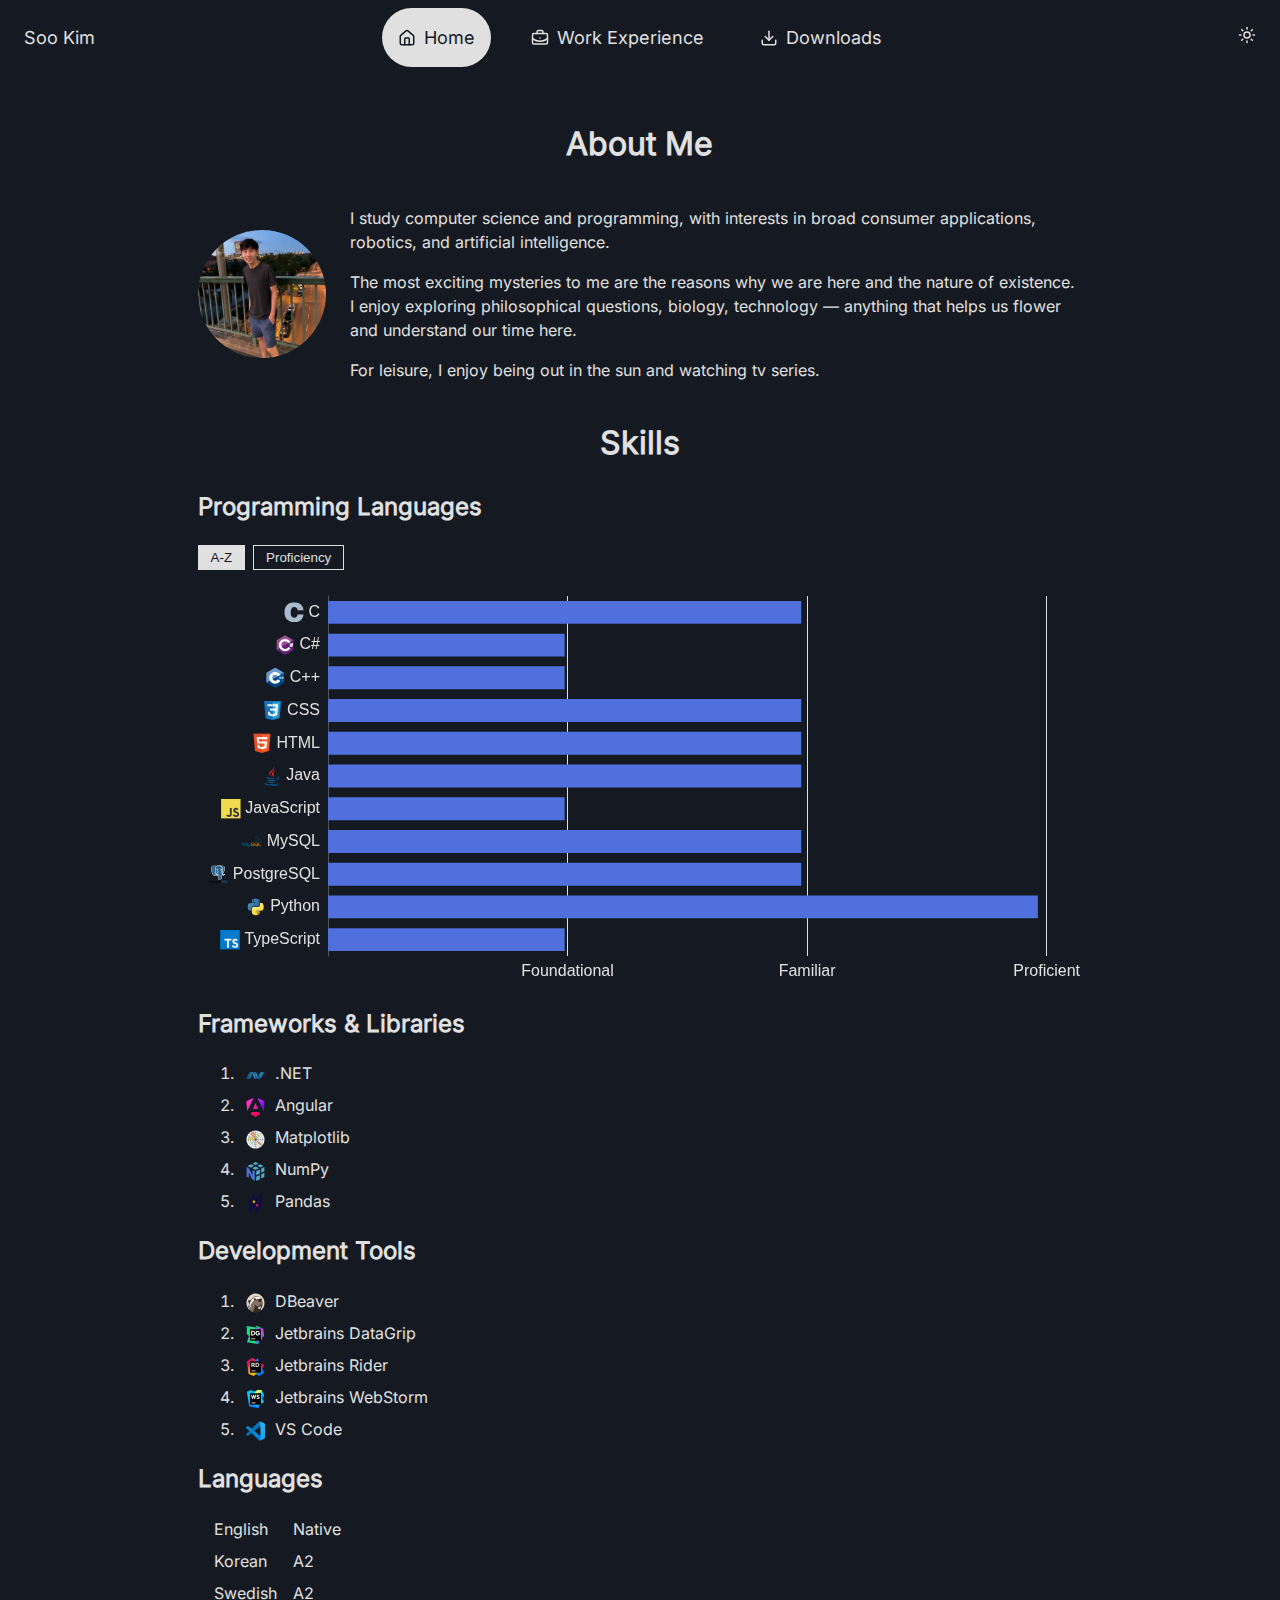
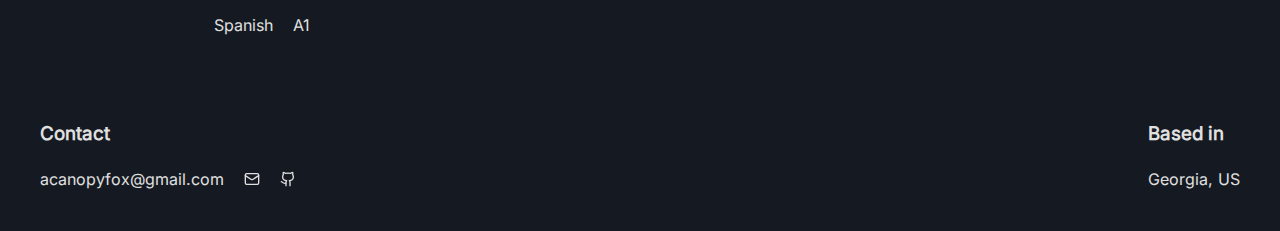
<file: index.csr.html>
<!doctype html>
<html lang="en" data-beasties-container="">
<head>
  <meta charset="utf-8">
  <title>Soo Kim</title>
  <base href="/">
  <meta name="viewport" content="width=device-width, initial-scale=1">
  <link rel="icon" type="image/x-icon" href="favicon.ico">
<style>@font-face{font-family:Inter;font-style:normal;font-display:swap;font-weight:400;src:url("./media/inter-cyrillic-ext-400-normal-6VZLC4H3.woff2") format("woff2"),url("./media/inter-cyrillic-ext-400-normal-FIY4AS7B.woff") format("woff");unicode-range:U+0460-052F,U+1C80-1C8A,U+20B4,U+2DE0-2DFF,U+A640-A69F,U+FE2E-FE2F}@font-face{font-family:Inter;font-style:normal;font-display:swap;font-weight:400;src:url("./media/inter-cyrillic-400-normal-G4TQJ72A.woff2") format("woff2"),url("./media/inter-cyrillic-400-normal-U23O635P.woff") format("woff");unicode-range:U+0301,U+0400-045F,U+0490-0491,U+04B0-04B1,U+2116}@font-face{font-family:Inter;font-style:normal;font-display:swap;font-weight:400;src:url("./media/inter-greek-ext-400-normal-JTQ56XIH.woff2") format("woff2"),url("./media/inter-greek-ext-400-normal-RDW6D2QK.woff") format("woff");unicode-range:U+1F00-1FFF}@font-face{font-family:Inter;font-style:normal;font-display:swap;font-weight:400;src:url("./media/inter-greek-400-normal-24BA4PDP.woff2") format("woff2"),url("./media/inter-greek-400-normal-ZRMMCGZA.woff") format("woff");unicode-range:U+0370-0377,U+037A-037F,U+0384-038A,U+038C,U+038E-03A1,U+03A3-03FF}@font-face{font-family:Inter;font-style:normal;font-display:swap;font-weight:400;src:url("./media/inter-vietnamese-400-normal-3ZH4IT4J.woff2") format("woff2"),url("./media/inter-vietnamese-400-normal-VHOS7L4B.woff") format("woff");unicode-range:U+0102-0103,U+0110-0111,U+0128-0129,U+0168-0169,U+01A0-01A1,U+01AF-01B0,U+0300-0301,U+0303-0304,U+0308-0309,U+0323,U+0329,U+1EA0-1EF9,U+20AB}@font-face{font-family:Inter;font-style:normal;font-display:swap;font-weight:400;src:url("./media/inter-latin-ext-400-normal-GKRFIQRI.woff2") format("woff2"),url("./media/inter-latin-ext-400-normal-J3OKVTXA.woff") format("woff");unicode-range:U+0100-02BA,U+02BD-02C5,U+02C7-02CC,U+02CE-02D7,U+02DD-02FF,U+0304,U+0308,U+0329,U+1D00-1DBF,U+1E00-1E9F,U+1EF2-1EFF,U+2020,U+20A0-20AB,U+20AD-20C0,U+2113,U+2C60-2C7F,U+A720-A7FF}@font-face{font-family:Inter;font-style:normal;font-display:swap;font-weight:400;src:url("./media/inter-latin-400-normal-55WT6UWF.woff2") format("woff2"),url("./media/inter-latin-400-normal-FR5HOXA4.woff") format("woff");unicode-range:U+0000-00FF,U+0131,U+0152-0153,U+02BB-02BC,U+02C6,U+02DA,U+02DC,U+0304,U+0308,U+0329,U+2000-206F,U+20AC,U+2122,U+2191,U+2193,U+2212,U+2215,U+FEFF,U+FFFD}:root{--bg-color:#151921;--text-color:#e0e0e0;--card-bg:rgba(255, 255, 255, .05);--nav-active-bg:var(--text-color);--nav-active-text:var(--bg-color);--date-tag-bg:#dece8a;--date-tag-text:var(--bg-color)}body{background-color:var(--bg-color);color:var(--text-color);font-family:Inter,sans-serif;line-height:1.5}</style><link rel="stylesheet" href="styles-PYJRIHQF.css" media="print" onload="this.media='all'"><noscript><link rel="stylesheet" href="styles-PYJRIHQF.css"></noscript></head>
<body ngcm="">
  <app-root></app-root>
<link rel="modulepreload" href="chunk-ATDOW6HB.js"><script src="main-CVSUYTP4.js" type="module"></script></body>
</html>
</file>
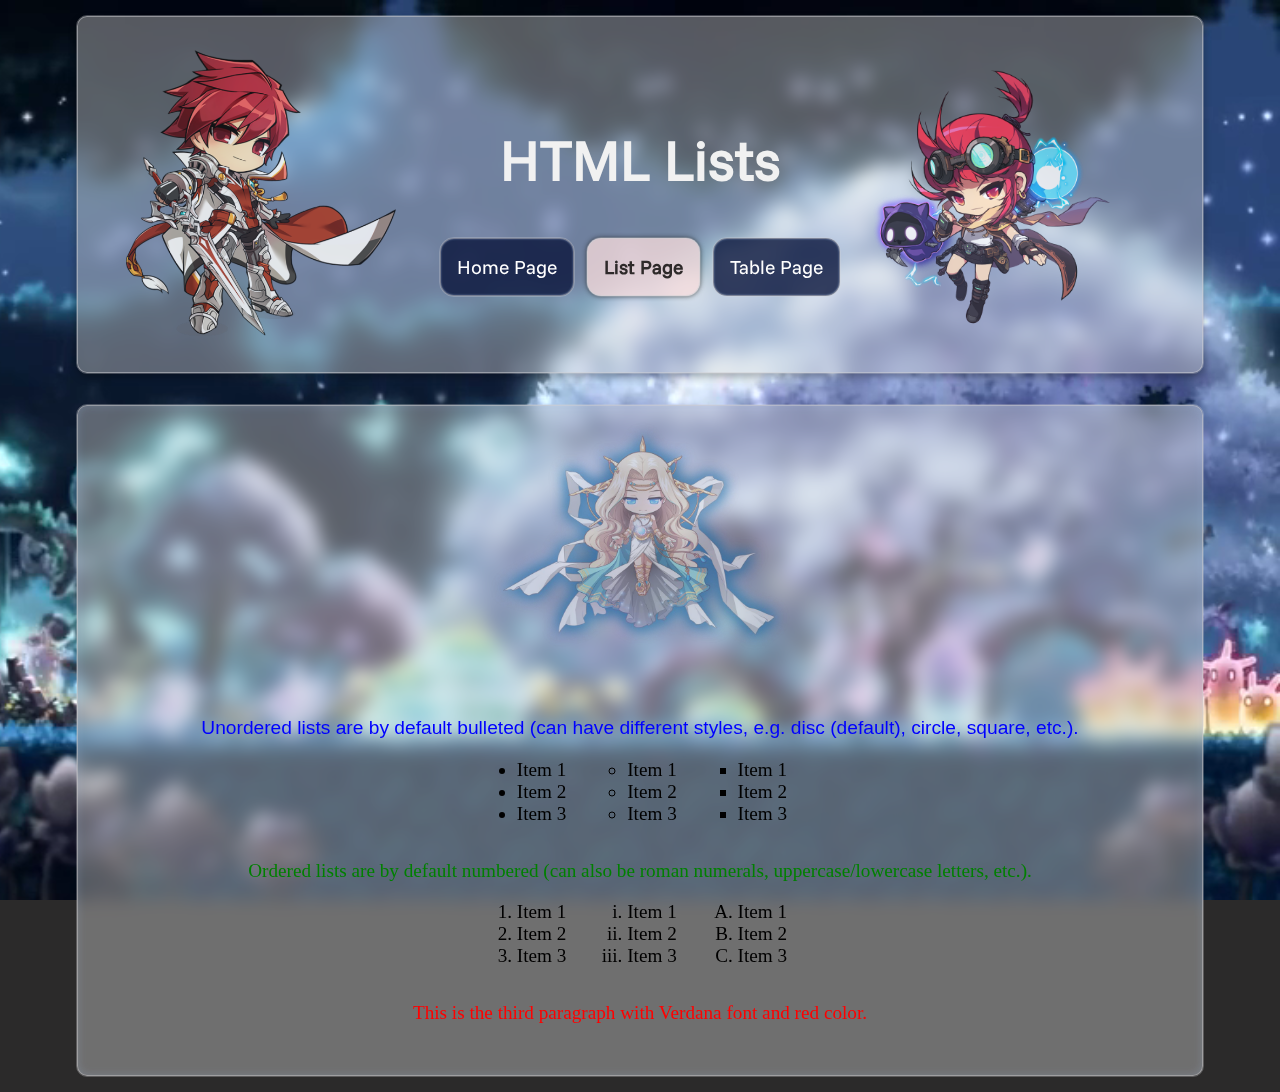
<file: page2.html>
<!--  TODO Due Sep 2, 2025 11:59 PM 
- Create a website that has three pages. Each of the pages should have a header, an image and three paragraphs of text in the page.  
Each of the pages should link to one another using relative links. You can separate your links using a <br> tag.
- Each of your paragraphs should be styled differently e.g. font, text color etc. 
- One page should also feature a bulleted list, and a table. 
Your page with the table should be controlled with an external stylesheet. 
Submit the link to your webpage in this dropbox.  -->

<!DOCTYPE html> <!-- Declares this as an HTML5 document type for the browser -->
<html lang="en"> <!-- Root HTML element with English language specification for accessibility -->
    <head> <!-- Contains metadata and document information that isn't displayed on the page -->
        <title>List Page</title> <!-- Sets the page title that appears in browser tab and bookmarks -->
        
        <!-- SEO meta tags for better search engine visibility and social media sharing -->
        <meta name="description" content="This is the list page featuring HTML list examples with different bullet and numbering styles."> <!-- Brief description for search engines -->
        <meta name="keywords" content="HTML, CSS, website, lists, unordered, ordered"> <!-- Keywords for search engine indexing -->
        <meta name="author" content="Your Name"> <!-- Specifies the author of the webpage -->
        
        <!-- External resource links -->
        <link rel="icon" type="image/x-icon" href="images/favicon.ico"> <!-- Sets the favicon (tab icon) -->
        <link rel="stylesheet" href="css/styles.css"> <!-- Links to external CSS stylesheet for styling -->
    </head>
    
    <body> <!-- Contains all visible content of the webpage -->
        <!-- Background video element that plays automatically, loops, and is muted -->
        <video autoplay muted loop id="bg-video"> <!-- Video element with autoplay, muted, and loop attributes -->
            <source src="images/grove-of-the-spirit-tree-maplestory.960x540.mp4" type="video/mp4"> <!-- Video source file with MP4 format specification -->
        </video>
        
        <header> <!-- Semantic header element containing the main page header -->
            <div class="header-left"> <!-- Left section of the header for left-side image -->
                <img src="images/maplestory-elsword-emperor.png" alt="Maplestory Elsword Emperor" width="300"> <!-- Left header image with accessibility alt text and fixed width for consistent sizing -->
            </div>
            
            <div id="header-center"> <!-- Center section of the header containing title and navigation -->
                <h1>HTML Lists</h1> <!-- Main page heading (h1) for the page title -->
                
                <nav> <!-- Semantic navigation element containing page links -->
                    <a href="index.html">Home Page</a> <!-- Link to home page -->
                    <a href="page2.html" class="active">List Page</a> <!-- Link to current page (list page) with active class -->
                    <a href="page3.html">Table Page</a> <!-- Link to third page with table content -->
                </nav>
            </div>
            
            <div id="header-right"> <!-- Right section of the header for right-side image -->
                <img src="images/maplestory-wizard.png" alt="Maplestory Maves" width="300"> <!-- Right header image with accessibility alt text and fixed width for consistent sizing -->
            </div>
        </header>

        <div id="main-content"> <!-- Main content container for the page body -->
            <img src="images/maplestory-priestess.png" id="priestess-image" alt="Maplestory Icon" width="300"> <!-- Main content image with unique ID for CSS targeting and accessibility alt text -->

            <section> <!-- Semantic section element containing the main text content -->
                <!-- Each paragraph has unique styles controlled by CSS using ID selectors -->
                <p id="paragraph-1">Unordered lists are by default bulleted (can have different styles, e.g. disc (default), circle, square, etc.).</p> <!-- First paragraph with unique ID for styling -->
                
                <ul class="disc-list"> <!-- Unordered list with disc bullet points -->
                    <li>Item 1</li> <!-- List item -->
                    <li>Item 2</li> <!-- List item -->
                    <li>Item 3</li> <!-- List item -->
                </ul>

                <ul class="circle-list"> <!-- Unordered list with circle bullet points -->
                    <li>Item 1</li> <!-- List item -->
                    <li>Item 2</li> <!-- List item -->
                    <li>Item 3</li> <!-- List item -->
                </ul>

                <ul class="square-list"> <!-- Unordered list with square bullet points -->
                    <li>Item 1</li> <!-- List item -->
                    <li>Item 2</li> <!-- List item -->
                    <li>Item 3</li> <!-- List item -->
                </ul>
                
                <p id="paragraph-2">Ordered lists are by default numbered (can also be roman numerals, uppercase/lowercase letters, etc.).</p> <!-- Second paragraph with unique ID for styling -->
                
                <ol class="number-list"> <!-- Ordered list with numbers -->
                    <li>Item 1</li> <!-- List item -->
                    <li>Item 2</li> <!-- List item -->
                    <li>Item 3</li> <!-- List item -->
                </ol>

                <ol class="roman-list"> <!-- Ordered list with roman numerals -->
                    <li>Item 1</li> <!-- List item -->
                    <li>Item 2</li> <!-- List item -->
                    <li>Item 3</li> <!-- List item -->
                </ol>

                <ol class="uppercase-list"> <!-- Ordered list with uppercase letters -->
                    <li>Item 1</li> <!-- List item -->
                    <li>Item 2</li> <!-- List item -->
                    <li>Item 3</li> <!-- List item -->
                </ol>

                <p id="paragraph-3">This is the third paragraph with Verdana font and red color.</p> <!-- Third paragraph with unique ID for styling -->
            </section>
        </div>
    </body>
</html> <!-- Closes the HTML document -->
</file>
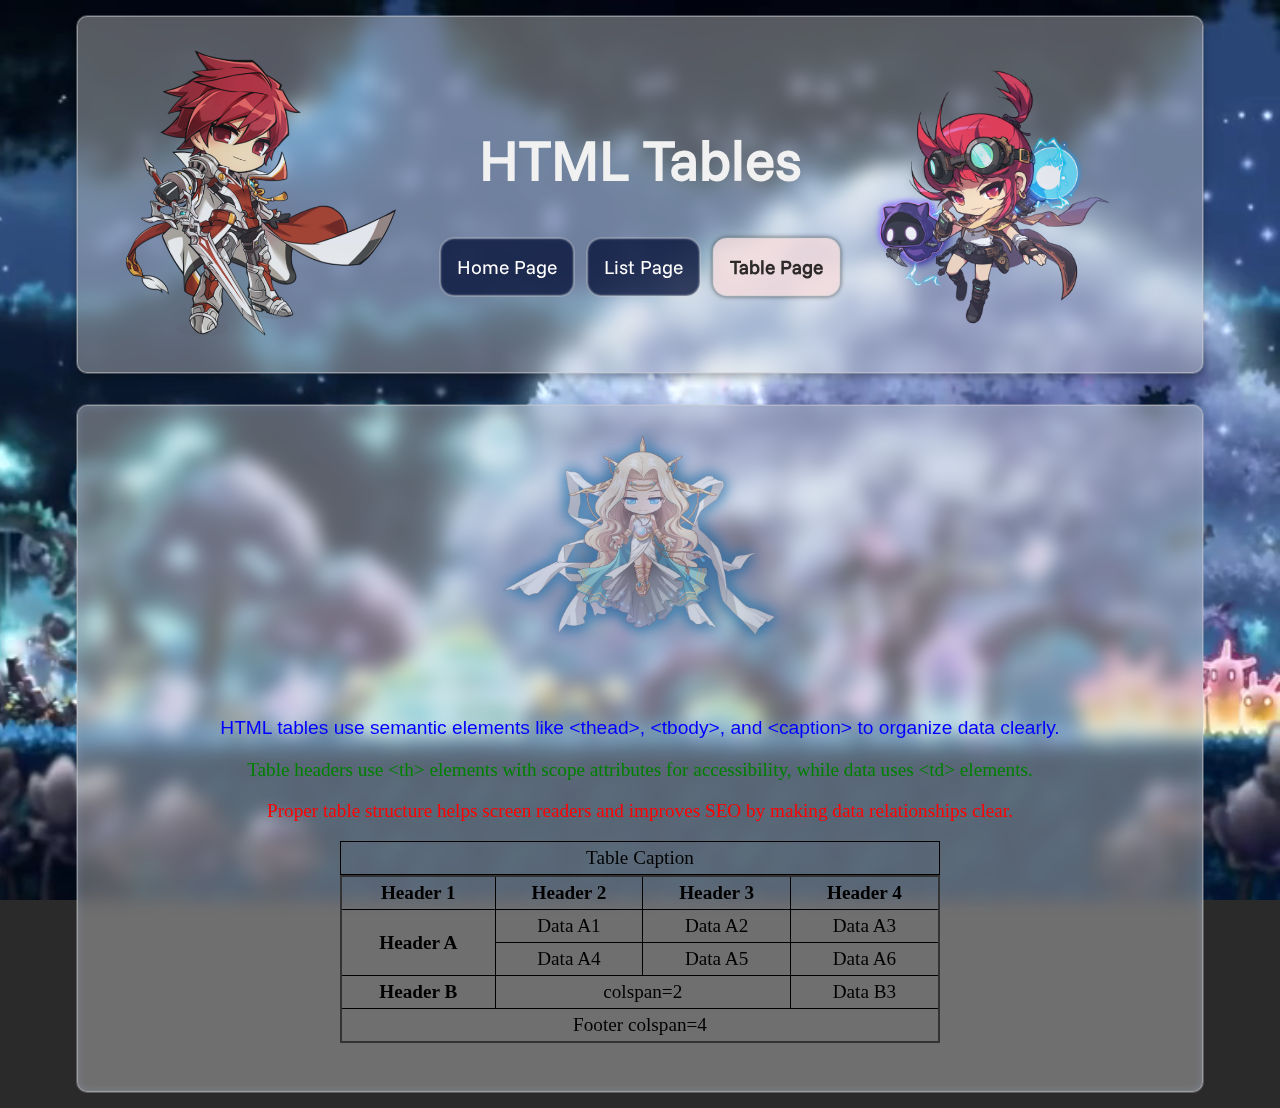
<file: page3.html>
<!--  TODO Due Sep 2, 2025 11:59 PM 
- Create a website that has three pages. Each of the pages should have a header, an image and three paragraphs of text in the page.  
Each of the pages should link to one another using relative links. You can separate your links using a <br> tag.
- Each of your paragraphs should be styled differently e.g. font, text color etc. 
- One page should also feature a bulleted list, and a table. 
Your page with the table should be controlled with an external stylesheet. 
Submit the link to your webpage in this dropbox.  -->

<!DOCTYPE html> <!-- Declares this as an HTML5 document type for the browser -->
<html lang="en"> <!-- Root HTML element with English language specification for accessibility -->
    <head> <!-- Contains metadata and document information that isn't displayed on the page -->
        <title>Table Page</title> <!-- Sets the page title that appears in browser tab and bookmarks -->
        
        <!-- SEO meta tags for better search engine visibility and social media sharing -->
        <meta name="description" content="This is the table page featuring HTML table examples with semantic structure."> <!-- Brief description for search engines -->
        <meta name="keywords" content="HTML, CSS, website, tables, semantic"> <!-- Keywords for search engine indexing -->
        <meta name="author" content="Your Name"> <!-- Specifies the author of the webpage -->
        
        <!-- External resource links -->
        <link rel="icon" type="image/x-icon" href="images/favicon.ico"> <!-- Sets the favicon (tab icon) -->
        <link rel="stylesheet" href="css/styles.css"> <!-- Links to external CSS stylesheet for styling -->
    </head>
    
    <body> <!-- Contains all visible content of the webpage -->
        <!-- Background video element that plays automatically, loops, and is muted -->
        <video autoplay muted loop id="bg-video"> <!-- Video element with autoplay, muted, and loop attributes -->
            <source src="images/grove-of-the-spirit-tree-maplestory.960x540.mp4" type="video/mp4"> <!-- Video source file with MP4 format specification -->
        </video>
        
        <header> <!-- Semantic header element containing the main page header -->
            <div class="header-left"> <!-- Left section of the header for left-side image -->
                <img src="images/maplestory-elsword-emperor.png" alt="Maplestory Elsword Emperor" width="300"> <!-- Left header image with accessibility alt text and fixed width for consistent sizing -->
            </div>
            
            <div id="header-center"> <!-- Center section of the header containing title and navigation -->
                <h1>HTML Tables</h1> <!-- Main page heading (h1) for the page title -->
                
                <nav> <!-- Semantic navigation element containing page links -->
                    <a href="index.html">Home Page</a> <!-- Link to home page -->
                    <a href="page2.html">List Page</a> <!-- Link to second page with list content -->
                    <a href="page3.html" class="active">Table Page</a> <!-- Link to current page (table page) with active class -->
                </nav>
            </div>
            
            <div id="header-right"> <!-- Right section of the header for right-side image -->
                <img src="images/maplestory-wizard.png" alt="Maplestory Maves" width="300"> <!-- Right header image with accessibility alt text and fixed width for consistent sizing -->
            </div>
        </header>

        <div id="main-content"> <!-- Main content container for the page body -->
            <img src="images/maplestory-priestess.png" id="priestess-image" alt="Maplestory Icon" width="300"> <!-- Main content image with unique ID for CSS targeting and accessibility alt text -->

            <section> <!-- Semantic section element containing the main text content -->
                <!-- Each paragraph has unique styles controlled by CSS using ID selectors -->
                <p id="paragraph-1">HTML tables use semantic elements like &lt;thead&gt;, &lt;tbody&gt;, and &lt;caption&gt; to organize data clearly.</p> <!-- First paragraph with unique ID for styling -->
                <p id="paragraph-2">Table headers use &lt;th&gt; elements with scope attributes for accessibility, while data uses &lt;td&gt; elements.</p> <!-- Second paragraph with unique ID for styling -->
                <p id="paragraph-3">Proper table structure helps screen readers and improves SEO by making data relationships clear.</p> <!-- Third paragraph with unique ID for styling -->

                <table> <!-- Main table element -->
                    <caption>Table Caption</caption> <!-- Table caption -->
                    
                    <thead> <!-- Table header section -->
                        <tr> <!-- Header row -->
                            <!-- scope="col" means this header applies to ALL cells below it in this column -->
                            <th scope="col">Header 1</th> <!-- Column header for accessibility -->
                            <th scope="col">Header 2</th> <!-- Column header for accessibility -->
                            <th scope="col">Header 3</th> <!-- Column header for accessibility -->
                            <th scope="col">Header 4</th> <!-- Column header for accessibility -->
                        </tr>
                    </thead>
                    
                    <tbody> <!-- Table body section -->
                        <tr> <!-- Data row with rowspan -->
                            <!-- scope="row" means this header applies to ALL cells to the right of it in this row -->
                            <!-- rowspan="2" means this cell will span/occupy 2 rows vertically -->
                            <th scope="row" rowspan="2">Header A</th> <!-- Row header spanning 2 rows -->
                            <td>Data A1</td> <!-- Data cell in first row -->
                            <td>Data A2</td> <!-- Data cell in first row -->
                            <td>Data A3</td> <!-- Data cell in first row -->
                        </tr>
                        <tr> <!-- Second row (no first cell due to rowspan above) -->
                            <!-- This row doesn't need a first cell because the "Group A" header above spans 2 rows -->
                            <td>Data A4</td> <!-- Data cell in second row -->
                            <td>Data A5</td> <!-- Data cell in second row -->
                            <td>Data A6</td> <!-- Data cell in second row -->
                        </tr>
                        <tr> <!-- Data row with colspan -->
                            <th scope="row">Header B</th> <!-- Row header for this row -->
                            <!-- colspan="2" means this cell will span/occupy 2 columns horizontally -->
                            <td colspan="2">colspan=2</td> <!-- Data cell spanning 2 columns -->
                            <td>Data B3</td> <!-- Data cell in third column -->
                        </tr>
                    </tbody>
                    
                    <tfoot> <!-- Table footer section -->
                        <tr> <!-- Footer row -->
                            <!-- colspan="4" means this footer cell spans all 4 columns of the table -->
                            <td colspan="4">Footer colspan=4</td> <!-- Footer cell spanning all columns -->
                        </tr>
                    </tfoot>
                </table>
            </section>
        </div>
    </body>
</html> <!-- Closes the HTML document -->
</file>
<file: styles-PYJRIHQF.css>
@font-face{font-family:Inter;font-style:normal;font-display:swap;font-weight:400;src:url("./media/inter-cyrillic-ext-400-normal-6VZLC4H3.woff2") format("woff2"),url("./media/inter-cyrillic-ext-400-normal-FIY4AS7B.woff") format("woff");unicode-range:U+0460-052F,U+1C80-1C8A,U+20B4,U+2DE0-2DFF,U+A640-A69F,U+FE2E-FE2F}@font-face{font-family:Inter;font-style:normal;font-display:swap;font-weight:400;src:url("./media/inter-cyrillic-400-normal-G4TQJ72A.woff2") format("woff2"),url("./media/inter-cyrillic-400-normal-U23O635P.woff") format("woff");unicode-range:U+0301,U+0400-045F,U+0490-0491,U+04B0-04B1,U+2116}@font-face{font-family:Inter;font-style:normal;font-display:swap;font-weight:400;src:url("./media/inter-greek-ext-400-normal-JTQ56XIH.woff2") format("woff2"),url("./media/inter-greek-ext-400-normal-RDW6D2QK.woff") format("woff");unicode-range:U+1F00-1FFF}@font-face{font-family:Inter;font-style:normal;font-display:swap;font-weight:400;src:url("./media/inter-greek-400-normal-24BA4PDP.woff2") format("woff2"),url("./media/inter-greek-400-normal-ZRMMCGZA.woff") format("woff");unicode-range:U+0370-0377,U+037A-037F,U+0384-038A,U+038C,U+038E-03A1,U+03A3-03FF}@font-face{font-family:Inter;font-style:normal;font-display:swap;font-weight:400;src:url("./media/inter-vietnamese-400-normal-3ZH4IT4J.woff2") format("woff2"),url("./media/inter-vietnamese-400-normal-VHOS7L4B.woff") format("woff");unicode-range:U+0102-0103,U+0110-0111,U+0128-0129,U+0168-0169,U+01A0-01A1,U+01AF-01B0,U+0300-0301,U+0303-0304,U+0308-0309,U+0323,U+0329,U+1EA0-1EF9,U+20AB}@font-face{font-family:Inter;font-style:normal;font-display:swap;font-weight:400;src:url("./media/inter-latin-ext-400-normal-GKRFIQRI.woff2") format("woff2"),url("./media/inter-latin-ext-400-normal-J3OKVTXA.woff") format("woff");unicode-range:U+0100-02BA,U+02BD-02C5,U+02C7-02CC,U+02CE-02D7,U+02DD-02FF,U+0304,U+0308,U+0329,U+1D00-1DBF,U+1E00-1E9F,U+1EF2-1EFF,U+2020,U+20A0-20AB,U+20AD-20C0,U+2113,U+2C60-2C7F,U+A720-A7FF}@font-face{font-family:Inter;font-style:normal;font-display:swap;font-weight:400;src:url("./media/inter-latin-400-normal-55WT6UWF.woff2") format("woff2"),url("./media/inter-latin-400-normal-FR5HOXA4.woff") format("woff");unicode-range:U+0000-00FF,U+0131,U+0152-0153,U+02BB-02BC,U+02C6,U+02DA,U+02DC,U+0304,U+0308,U+0329,U+2000-206F,U+20AC,U+2122,U+2191,U+2193,U+2212,U+2215,U+FEFF,U+FFFD}:root{--bg-color: #151921;--text-color: #e0e0e0;--card-bg: rgba(255, 255, 255, .05);--nav-active-bg: var(--text-color);--nav-active-text: var(--bg-color);--date-tag-bg: #dece8a;--date-tag-text: var(--bg-color)}:root.light{--bg-color: #f3f2f2;--text-color: #1a1a1a;--card-bg: rgba(0, 0, 0, .05);--nav-active-bg: #151921;--nav-active-text: #e0e0e0;--date-tag-bg: #a8c8f0;--date-tag-text: var(--text-color)}body{background-color:var(--bg-color);color:var(--text-color);font-family:Inter,sans-serif;line-height:1.5}
</file>
<file: css/styles.css>
/* Custom font declaration for Funnel Sans */
@font-face {                                   /* Define custom font for use in CSS */
    font-family: 'Funnel Sans';                /* Name the font family */
    src: url('../fonts/Funnel_Sans/FunnelSans-VariableFont_wght.ttf') format('truetype');  /* Path to font file */
    font-weight: normal;                       /* Default font weight */
    font-style: normal;                        /* Default font style */
}

@font-face {                                   /* Define italic variant of Funnel Sans */
    font-family: 'Funnel Sans';                /* Same font family name */
    src: url('../fonts/Funnel_Sans/FunnelSans-Italic-VariableFont_wght.ttf') format('truetype');  /* Path to italic font file */
    font-weight: normal;                       /* Default font weight */
    font-style: italic;                        /* Italic font style */
}

/* Video background styling - Controls the background video element */
#bg-video {                                    /* Target the video element with ID "bg-video" */
    position: fixed;                            /* Fixed position so it stays in place when scrolling */
    right: 0;                                   /* Position from right edge of viewport */
    bottom: 0;                                  /* Position from bottom edge of viewport */
    min-width: 100%;                            /* At least full width of viewport */
    min-height: 100%;                           /* At least full height of viewport */
    width: auto;                                /* Maintain aspect ratio by auto-sizing width */
    height: auto;                               /* Maintain aspect ratio by auto-sizing height */
    z-index: -1;                                /* Place behind all other content (negative z-index) */
    object-fit: cover;                          /* Cover entire screen while maintaining aspect ratio */
}

/* Shared styling for header and main content containers */
header, #main-content {                        /* Apply same styles to both header and main-content elements */
    background-color: rgba(214, 214, 214, 0.4);  /* Light gray background with 40% opacity */
    border: 1px solid rgba(207, 208, 211, 0.5);  /* 1px solid border with light gray color at 50% opacity */
    border-radius: 10px;                        /* Set rounded corners with 10px radius */
    margin: 1rem 4.8rem;                        /* Set margin: 1rem top/bottom, 4.8rem left/right */
    transition: border-color 0.7s ease, background-color 0.5s ease, backdrop-filter 0.7s ease;  /* Smooth transitions for multiple properties */
    box-shadow: inset 0 0 10px rgba(169, 207, 250, 0.2);  /* Inner shadow with light blue color at 20% opacity */
    outline: 1px solid rgba(207, 208, 211, 0.3);  /* Outer outline with light gray color at 30% opacity */
    backdrop-filter: blur(9px);                /* Blur background behind element by 9 pixels */
}

/* Hover effect for header and main content */
header:hover, #main-content:hover {            /* Apply styles when hovering over header or main-content */
    border: 1px solid rgba(33, 76, 129, 0.28);  /* Change border to blue color at 28% opacity on hover */
}

/* Main body styling for the entire page */
body {                                         /* Target the body element */
    background-color: rgb(43, 42, 42);         /* Set dark gray background color */
    margin: 0;                                 /* Remove default browser margins */
    padding: 0;                                /* Remove default browser padding */
    background-size: cover;                    /* Make background image cover entire viewport */
    background-position: center;               /* Center the background image */
    background-repeat: no-repeat;              /* Don't repeat the background image */
    display: flex;                             /* Make body a flex container */
    flex-direction: column;                    /* Stack header and main content vertically */
    min-height: 100vh;                         /* Body takes full viewport height */
    overflow-y: scroll;                        /* Always show vertical scrollbar to prevent layout shifts */
}

/* Header container styling */
header {                                       /* Target the header element */
    padding: 2rem 3rem;                        /* Set padding: 2rem top/bottom, 3rem left/right */
    display: flex;                             /* Make header a flexbox container */
    align-items: center;                       /* Center items vertically within header */
    justify-content: space-between;            /* Space items evenly across header */
    flex-wrap: nowrap;                         /* Prevent items from wrapping to new line */
    box-shadow: 0 4px 8px rgba(0, 0, 0, 0.3); /* Add shadow: 0 horizontal offset, 4px down, 8px blur, 30% opacity */
    font-family: 'Funnel Sans', Verdana, sans-serif;  /* Set font family for header text with fallbacks */
}

/* Global styling for all images */
img {                                          /* Target all image elements */
    user-select: none;                         /* Prevent text selection on images */
    pointer-events: none;                      /* Prevent clicking and dragging on images */
}

/* Specific styling for images inside header */
header img {                                   /* Target images that are inside header element */
    max-width: 90%;                            /* Limit image width to 90% of container */
    max-height: 90%;                           /* Limit image height to 90% of container */
    opacity: 0.8;                              /* Set image transparency to 80% */
}

/* Styling for the main heading in header */
header h1 {                                    /* Target h1 elements inside header */
    text-align: center;                        /* Center the heading text */
    color: rgba(241, 241, 241, 1);                 /* Set heading color to light gray */
    font-size: 3.5rem;                         /* Set heading font size to 2.5 times base size */
}

/* Navigation container styling */
nav {                                          /* Target the navigation element */
    align-items: center;                       /* Center navigation items vertically */
    display: flex;                             /* Make navigation a flexbox container */
    justify-content: center;                   /* Center navigation items horizontally */
}

/* Individual navigation link styling */
nav a {                                        /* Target anchor elements inside navigation */
    font-size: 1.2rem;                         /* Set font size to 1.2 times base size */
    text-align: center;                        /* Center text within navigation links */
    border: 1px solid rgba(207, 208, 211, 0.5); /* Set 1px solid border with light gray color at 50% opacity */
    border-radius: 14px;                       /* Set rounded corners with 14px radius on links */
    padding: 1rem;                             /* Set internal spacing of 1rem around link text */
    margin: .4rem;                             /* Set space of 0.4rem between navigation links */
    background-color: rgba(9, 20, 59, 0.8);   /* Set dark blue background color for links at 80% opacity */
    color: rgba(255, 255, 255, 1);            /* Set text color to white with 100% opacity */
    text-decoration: none;                     /* Remove underline from links */
    transition: background-color 0.4s ease-out, box-shadow 1.9s ease-out;  /* Smooth transitions for background and shadow */
    user-select: none;                         /* Prevent text selection on links */
    box-shadow: inset 0 0 2px rgba(169, 207, 250, 0.5);  /* Inner shadow with light blue color at 50% opacity */
    outline: 1px solid rgba(207, 208, 211, 0.3);  /* Outer outline with light gray color at 30% opacity */
}

/* Styling for visited navigation links */
nav a:visited {                                /* Target visited navigation links */
    text-decoration: none;                     /* Remove underline from visited links */
}

/* Hover effect for navigation links */
nav a:hover {                                  /* Target navigation links when hovered */
    background-color: rgba(141, 178, 202, 0.95); /* Change background to light blue color at 95% opacity on hover */
    box-shadow: 0 0 5px rgba(173, 185, 185, 0.8); /* Add outer shadow: 0 horizontal/vertical offset, 5px blur, 80% opacity */
    transition: background-color 0.2s ease-in, box-shadow 0.2s ease-in;  /* Faster transition when hovering */
}

/* Styling for the currently active page link */
nav a.active {                                 /* Target navigation links with "active" class */
    color: rgb(46, 42, 42);                   /* Set text color for active link to dark gray */
    background-color: rgba(248, 221, 221, 0.76); /* Set background color for active link to light pink at 76% opacity */
    font-weight: bold;                         /* Make text bold */
    box-shadow: 0 0 5px rgba(26, 27, 27, 0.8); /* Add shadow: 0 horizontal/vertical offset, 5px blur, 80% opacity */
    transition: box-shadow 0.5s ease-out;     /* Slower transition when returning to normal */
}

/* Hover effect for active navigation links */
nav a.active:hover {                           /* Target active navigation links when hovered */
    box-shadow: 0 0 5px rgba(173, 185, 185, 0.8); /* Add shadow: 0 horizontal/vertical offset, 5px blur, 80% opacity */
    transition: box-shadow 0.5s ease-in;      /* Faster transition when hovering */
}

/* Main content area styling */
#main-content {                                /* Target the element with ID "main-content" */
    padding: 0rem;                             /* Set padding inside main content to 0 */
}

/* Hover effect for main content */
#main-content:hover {                          /* Target main-content when hovered */
    background-color: rgba(214, 214, 214, 0.2); /* Change background to light gray at 20% opacity on hover */
    outline: 1px solid rgba(207, 208, 211, 0.3); /* Add outer outline with light gray color at 30% opacity */
    backdrop-filter: blur(1px);                /* Blur background behind element by 1 pixel */
}

/* Hover effect for section when main-content is hovered */
#main-content:hover section {                  /* Target section elements when main-content is hovered */
    border-radius: 0px 0px 10px 10px;        /* Change section border-radius: 0px top-left/top-right, 10px bottom-left/bottom-right */
    background-color: rgba(240, 240, 240, 0.965); /* Change section background to light gray at 96.5% opacity */
}

/* Hover effect for images when main-content is hovered */
#main-content:hover img {                      /* Target images when main-content is hovered */
    transform: scale(0.8);                     /* Scale images down to 80% of original size */
}

/* Styling for images inside main content */
#main-content img {                            /* Target images inside main-content element */
    display: block;                            /* Make images block elements */
    max-width: 40%;                            /* Limit image width to 40% of container */
    margin: 1rem auto;                         /* Center images horizontally with 1rem top/bottom margin */
    opacity: 0.5;                              /* Set base opacity for all main content images to 50% */
    animation: fadeInOut 8s ease-out infinite; /* Apply fade animation continuously over 8 seconds */
    pointer-events: auto;                      /* Enable pointer events for this specific image */
    transition: transform 0.8s ease;           /* Smooth transitions for transform property over 0.8 seconds */
}

/* Keyframe animation for fade in/out effect */
@keyframes fadeInOut {                         /* Define keyframe animation named "fadeInOut" */
    0% { opacity: 0.6; }                       /* Start at 60% opacity */
    50% { opacity: 0.2; }                      /* Fade to 20% opacity at midpoint */
    100% { opacity: 0.6; }                     /* Return to 60% opacity at end */
}

/* Section container styling */
section {                                      /* Target all section elements */
    background-color: rgba(255, 255, 255, 0);  /* Set background to white with 0% opacity (transparent) */
    border-radius: 2px 2px 10px 10px;          /* Set rounded corners: 2px top-left/top-right, 10px bottom-left/bottom-right */
    border: none;                              /* Remove default border */
    font-size: 1.2rem;                         /* Set font size to 1.2 times the base font size */
    text-align: center;                        /* Center all content horizontally */
    padding: 2rem;                             /* Set padding of 2rem inside section */
    transition: border-radius 0.7s ease, background-color 0.5s ease, backdrop-filter 0.7s ease, box-shadow 0.7s ease;  /* Smooth transitions for multiple properties */
}

/* List styling for unordered and ordered lists */
ul, ol {                                       /* Target both unordered and ordered lists */
    display: inline-block;                     /* Make lists display inline-block */
    margin: 0 1rem 1rem 0;                     /* Set margin: 0 top, 1rem right, 1rem bottom, 0 left */
    vertical-align: top;                       /* Align lists to the top */
}

/* List type styling - Disc bullets */
.disc-list {                                   /* Target elements with class "disc-list" */
    list-style-type: disc;                     /* Use disc bullets (filled circles) */
}

/* List type styling - Circle bullets */
.circle-list {                                 /* Target elements with class "circle-list" */
    list-style-type: circle;                   /* Use circle bullets (hollow circles) */
}

/* List type styling - Square bullets */
.square-list {                                 /* Target elements with class "square-list" */
    list-style-type: square;                   /* Use square bullets */
}

/* List type styling - Decimal numbers */
.number-list {                                 /* Target elements with class "number-list" */
    list-style-type: decimal;                  /* Use decimal numbers (1, 2, 3...) */
}

/* List type styling - Lowercase Roman numerals */
.roman-list {                                  /* Target elements with class "roman-list" */
    list-style-type: lower-roman;              /* Use lowercase roman numerals (i, ii, iii...) */
}

/* List type styling - Uppercase letters */
.uppercase-list {                              /* Target elements with class "uppercase-list" */
    list-style-type: upper-alpha;              /* Use uppercase letters (A, B, C...) */
}

/* Styling for first paragraph */
#paragraph-1 {                                 /* Target element with ID "paragraph-1" */
    font-family: Arial;                        /* Set font family for first paragraph to Arial */
    color: blue;                               /* Set text color for first paragraph to blue */
}

/* Styling for second paragraph */
#paragraph-2 {                                 /* Target element with ID "paragraph-2" */
    font-family: 'Times New Roman';            /* Set font family for second paragraph to Times New Roman */
    color: green;                              /* Set text color for second paragraph to green */
}

/* Styling for third paragraph */
#paragraph-3 {                                 /* Target element with ID "paragraph-3" */
    font-family: Verdana;                      /* Set font family for third paragraph to Verdana */
    color: red;                                /* Set text color for third paragraph to red */
}

/* Simple table styling with clean outlines */
table {                                        /* Target all table elements */
    width: 100%;                               /* Make table take full width of container */
    max-width: 600px;                          /* Limit maximum width for readability */
    margin: 1rem auto;                         /* Center table with 1rem top/bottom margin, auto left/right */
    border-collapse: collapse;                 /* Remove default spacing between cells */
    border: 2px solid #333;                    /* Set main table border to 2px solid dark gray */
}

/* Table cell styling for headers, data cells, and captions */
table th, table td, table caption {            /* Target table headers, data cells, and captions */
    border: 1px solid black;                   /* Set 1px solid black border for all table cells */
    padding: 5px;                              /* Add 5px padding inside all table cells */
}

/*
CSS LAYOUT PROPERTIES EXPLANATION:

DISPLAY PROPERTIES:
- display: block;     - Element takes full width, creates line breaks before/after
- display: inline;    - Element only takes needed width, no line breaks
- display: inline-block; - Combines inline and block: no line breaks but can set width/height
- display: flex;      - Creates flexbox container, children become flex items
- display: grid;      - Creates CSS grid container

FLEXBOX PROPERTIES:
- flex-direction: row;        - Items flow horizontally (default)
- flex-direction: column;     - Items flow vertically
- flex-direction: row-reverse; - Items flow right-to-left
- flex-direction: column-reverse; - Items flow bottom-to-top

- justify-content: flex-start;   - Aligns items to start (left/top)
- justify-content: center;       - Centers items
- justify-content: flex-end;     - Aligns items to end (right/bottom)
- justify-content: space-between; - Spaces items evenly with no space at ends
- justify-content: space-around;  - Spaces items evenly with space at ends

- align-items: stretch;      - Stretches items to fill container (default)
- align-items: flex-start;   - Aligns items to start (top/left)
- align-items: center;       - Centers items
- align-items: flex-end;     - Aligns items to end (bottom/right)

- align-self: center;        - Centers individual flex item (overrides align-items)

CENTERING METHODS:
- text-align: center;        - Centers inline/inline-block elements
- margin: 0 auto;           - Centers block elements horizontally
- justify-content: center;   - Centers flex items in flex container
- align-items: center;       - Centers flex items vertically in flex container
- align-self: center;        - Centers individual flex item
*/
</file>
